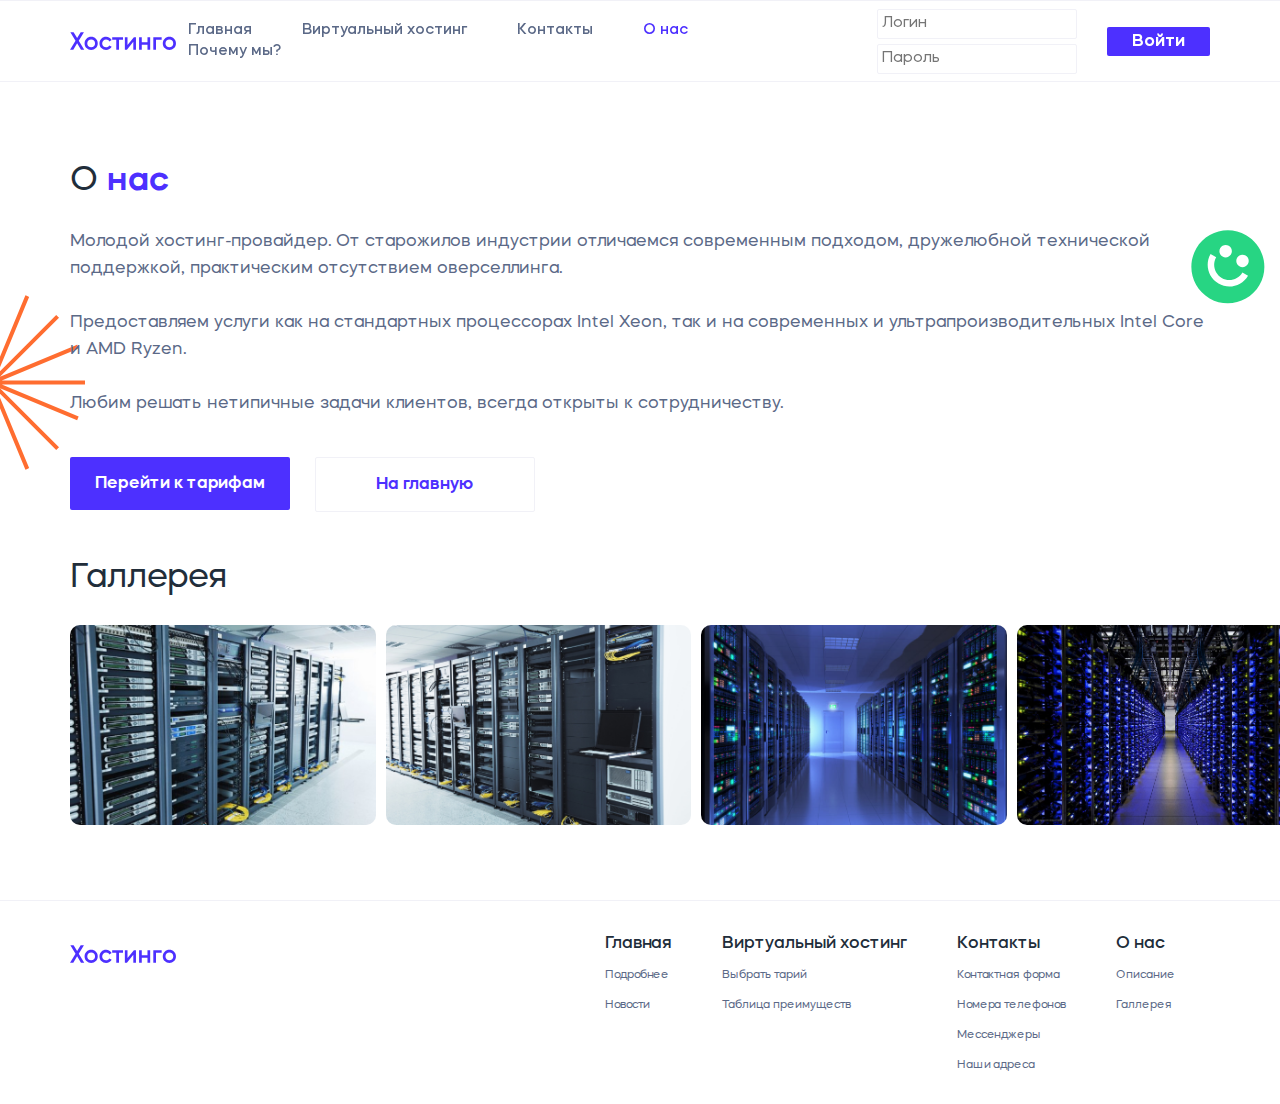
<file: about.html>
<!DOCTYPE html>
<html lang="ru">
  <head>
    <meta charset="UTF-8" />
    <meta http-equiv="X-UA-Compatible" content="IE=edge" />
    <meta name="viewport" content="width=device-width, initial-scale=1.0" />
    <title>Хостинго – О нас</title>
    <link rel="stylesheet" href="assets/css/reset.css" />
    <link rel="stylesheet" href="assets/css/bootstrap-grid.min.css" />
    <link rel="stylesheet" href="assets/css/style.css" />
    <link rel="icon" type="image/ico" href="./favicon.svg" />
  </head>
  <body>
    <header>
      <div class="header-bottom d-flex align-items-center">
        <div
          class="container d-flex justify-content-between align-items-center"
        >
          <a href="./index.html">
            <img class="logo" src="./assets/images/logo.svg" alt="ХОСТИНГО" />
          </a>
          <div class="menu-burger__header d-block d-lg-none">
            <span></span>
          </div>
          <nav class="header-nav navbar">
            <ul class="header-list flex-wrap">
              <li class="header-item">
                <a href="./index.html" class="header-link">Главная</a>
              </li>
              <li class="header-item">
                <a href="./v-hosting.html" class="header-link"
                  >Виртуальный хостинг</a
                >
              </li>
              <li class="header-item">
                <a href="./contacts.html" class="header-link">Контакты</a>
              </li>
              <li class="header-item">
                <a href="#" class="header-link blue">О нас</a>
              </li>
              <li class="header-item">
                <a href="./blog.html" class="header-link">Почему мы?</a>
              </li>
            </ul>
          </nav>
          <form action="" class="login-form">
            <div>
              <input
                type="login"
                name="login"
                id="log"
                placeholder="Логин"
                required
              />
              <input
                type="password"
                name="password"
                id="pass"
                placeholder="Пароль"
                required
              />
            </div>
            <input type="submit" value="Войти" />
          </form>
        </div>
      </div>
    </header>
    <section class="container">
      <div class="row">
        <div class="about d-flex align-items-center flex-column">
          <div class="col-12">
            <div class="about-start-text">
              <h1>О&nbsp;<span class="blue-bold">нас</span></h1>
              <p>
                Молодой хостинг-провайдер. От старожилов индустрии отличаемся
                современным подходом, дружелюбной технической поддержкой,
                практическим отсутствием оверселлинга.
                <br />
                <br />
                Предоставляем услуги как на стандартных процессорах Intel Xeon,
                так и на современных и ультрапроизводительных Intel Core и AMD
                Ryzen.
                <br />
                <br />
                Любим решать нетипичные задачи клиентов, всегда открыты к
                сотрудничеству.
              </p>
            </div>
            <div class="about-start-buttons">
              <a href="./v-hosting.html">
                <button class="about-button">Перейти к тарифам</button>
              </a>
              <a href="./index.html">
                <button class="about-button about-button-2">На главную</button>
              </a>
            </div>
          </div>
          <div class="col-12 mt-5">
            <div class="about-start-text">
              <h1>Галлерея</h1>
              <div class="d-flex justify-content-between">
                <div class="galery-image">
                  <a href="./assets/images/slider/slide-1.png" target="_blank">
                    <img src="./assets/images/slider/slide-1.png" alt="" />
                  </a>
                </div>
                <div class="galery-image">
                  <a href="./assets/images/slider/slide-2.png" target="_blank">
                    <img src="./assets/images/slider/slide-2.png" alt="" />
                  </a>
                </div>
                <div class="galery-image">
                  <a href="./assets/images/slider/slide-3.png" target="_blank">
                    <img src="./assets/images/slider/slide-3.png" alt="" />
                  </a>
                </div>
                <div class="galery-image">
                  <a href="./assets/images/slider/slide-3.png" target="_blank">
                    <img src="./assets/images/slider/slide-4.png" alt="" />
                  </a>
                </div>
              </div>
            </div>
          </div>
        </div>
      </div>
    </section>
    <footer>
      <div class="footer-midle d-flex">
        <div class="container">
          <div class="footer-midle-content">
            <div class="footer-midle-start">
              <a href="./index.html">
                <img
                  class="logo"
                  src="./assets/images/logo.svg"
                  alt="ХОСТИНГО"
                />
              </a>
            </div>
            <div class="footer-midle-second">
              <nav class="footer-nav">
                <div class="footer-nav-main">
                  <a href="./index.html"><h3>Главная</h3></a>
                  <ul class="nav-main-list">
                    <li>
                      <a href="./index.html#">Подробнее</a>
                    </li>
                    <li>
                      <a href="./index.html#news">Новости</a>
                    </li>
                  </ul>
                </div>
                <div class="footer-nav-services">
                  <a href="./v-hosting.html"><h3>Виртуальный хостинг</h3></a>
                  <ul class="nav-services-list">
                    <li>
                      <a href="./v-hosting.html#vibor">Выбрать тарий</a>
                    </li>
                    <li>
                      <a href="./v-hosting.html#table">Таблица преимуществ</a>
                    </li>
                  </ul>
                </div>
                <div class="footer-nav-contacts">
                  <a href="./contacts.html"><h3>Контакты</h3></a>
                  <ul class="nav-contacts-list">
                    <li>
                      <a href="./contacts.html#contact-form"
                        >Контактная форма</a
                      >
                    </li>
                    <li>
                      <a href="./contacts.html#contact-form"
                        >Номера телефонов</a
                      >
                    </li>
                    <li>
                      <a href="./contacts.html#contact-form">Мессенджеры</a>
                    </li>
                    <li>
                      <a href="./contacts.html#contact-form">Наши адреса</a>
                    </li>
                  </ul>
                </div>
                <div class="footer-nav-about">
                  <a href="./about.html"><h3>О нас</h3></a>
                  <ul class="nav-about-list">
                    <li>
                      <a href="./about.html">Описание</a>
                    </li>
                    <li>
                      <a href="./about.html">Галлерея</a>
                    </li>
                  </ul>
                </div>
              </nav>
            </div>
          </div>
        </div>
      </div>
    </footer>
  </body>
</html>
</file>
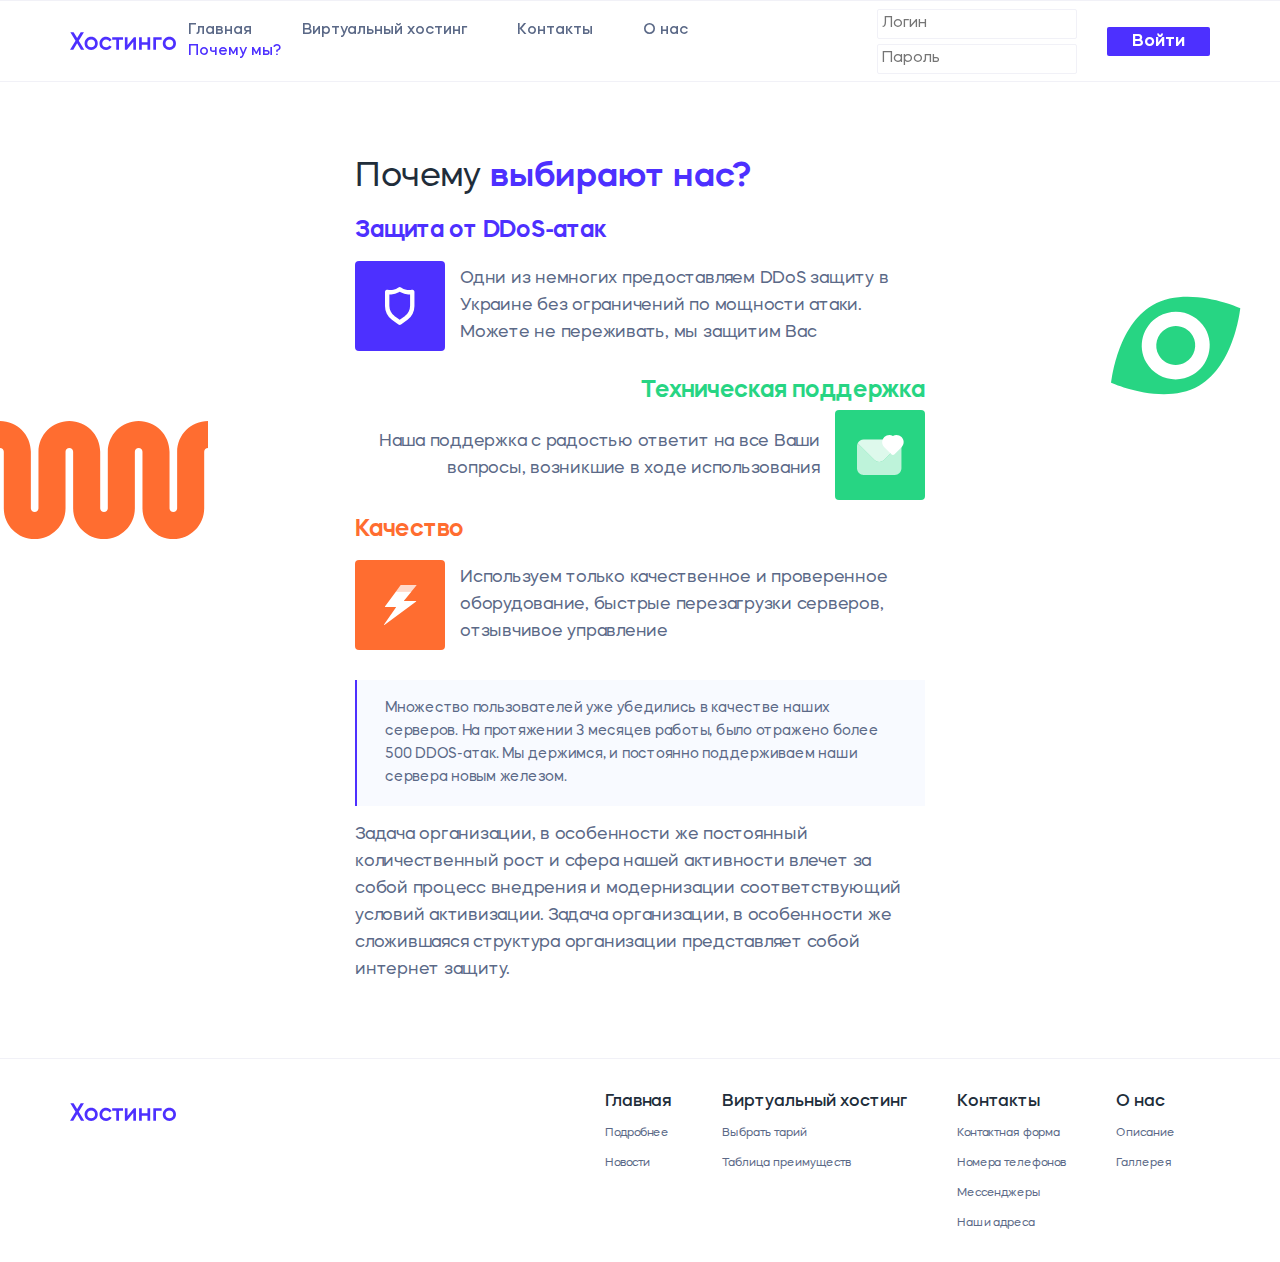
<file: blog.html>
<!DOCTYPE html>
<html lang="ru">
  <head>
    <meta charset="UTF-8" />
    <meta http-equiv="X-UA-Compatible" content="IE=edge" />
    <meta name="viewport" content="width=device-width, initial-scale=1.0" />
    <title>Хостинго – Почему мы?</title>
    <link rel="stylesheet" href="assets/css/reset.css" />
    <link rel="stylesheet" href="assets/css/bootstrap-grid.min.css" />
    <link rel="stylesheet" href="assets/css/style.css" />
    <link rel="icon" type="image/ico" href="./favicon.svg" />
  </head>
  <body>
    <header>
      <div class="header-bottom d-flex align-items-center">
        <div
          class="container d-flex justify-content-between align-items-center"
        >
          <a href="./index.html">
            <img class="logo" src="./assets/images/logo.svg" alt="ХОСТИНГО" />
          </a>
          <div class="menu-burger__header d-block d-lg-none">
            <span></span>
          </div>
          <nav class="header-nav navbar">
            <ul class="header-list flex-wrap">
              <li class="header-item">
                <a href="./index.html" class="header-link">Главная</a>
              </li>
              <li class="header-item">
                <a href="./v-hosting.html" class="header-link"
                  >Виртуальный хостинг</a
                >
              </li>
              <li class="header-item">
                <a href="./contacts.html" class="header-link">Контакты</a>
              </li>
              <li class="header-item">
                <a href="./about.html" class="header-link">О нас</a>
              </li>
              <li class="header-item">
                <a href="./blog.html" class="header-link blue">Почему мы?</a>
              </li>
            </ul>
          </nav>
          <form action="" class="login-form">
            <div>
              <input
                type="login"
                name="login"
                id="log"
                placeholder="Логин"
                required
              />
              <input
                type="password"
                name="password"
                id="pass"
                placeholder="Пароль"
                required
              />
            </div>
            <input type="submit" value="Войти" />
          </form>
        </div>
      </div>
    </header>
    <section class="container">
      <div class="row">
        <div class="annotation">
          <div class="annotation-text">
            <h2>Почему <span class="blue-bold">выбирают нас?</span></h2>
            <div class="ann d-flex flex-column">
              <h3>Защита от DDoS-атак</h3>
              <div class="d-flex align-items-center mb-3">
                <img width="100" src="./assets/images/ddos.svg" alt="SHIELD" />
                <p class="m-3">
                  Одни из немногих предоставляем DDoS защиту в Украине без
                  ограничений по мощности атаки. Можете не переживать, мы
                  защитим Вас
                </p>
              </div>
            </div>
            <div class="ann d-flex flex-column" style="text-align: right">
              <h3 style="color: #27d583">Техническая поддержка</h3>
              <div class="d-flex align-items-center flex-row-reverse mb-3">
                <img width="100" src="./assets/images/mail.svg" alt="MAIL" />
                <p class="m-3">
                  Наша поддержка с радостью ответит на все Ваши вопросы,
                  возникшие в ходе использования
                </p>
              </div>
            </div>
            <div class="ann d-flex flex-column">
              <h3 style="color: #ff6d30">Качество</h3>
              <div class="d-flex align-items-center mb-3">
                <img
                  width="100"
                  src="./assets/images/quality.svg"
                  alt="FLASH"
                />
                <p class="m-3">
                  Используем только качественное и проверенное оборудование,
                  быстрые перезагрузки серверов, отзывчивое управление
                </p>
              </div>
            </div>
            <blockquote>
              Множество пользователей уже убедились в качестве наших серверов.
              На протяжении 3 месяцев работы, было отражено более 500 DDOS-атак.
              Мы держимся, и постоянно поддерживаем наши сервера новым железом.
            </blockquote>
            <br />
            <p>
              Задача организации, в особенности же постоянный количественный
              рост и сфера нашей активности влечет за собой процесс внедрения и
              модернизации соответствующий условий активизации. Задача
              организации, в особенности же сложившаяся структура организации
              представляет собой интернет защиту.
            </p>
          </div>
        </div>
      </div>
    </section>
    <footer>
      <div class="footer-midle d-flex">
        <div class="container">
          <div class="footer-midle-content">
            <div class="footer-midle-start">
              <a href="./index.html">
                <img
                  class="logo"
                  src="./assets/images/logo.svg"
                  alt="ХОСТИНГО"
                />
              </a>
            </div>
            <div class="footer-midle-second">
              <nav class="footer-nav">
                <div class="footer-nav-main">
                  <a href="./index.html"><h3>Главная</h3></a>
                  <ul class="nav-main-list">
                    <li>
                      <a href="./index.html#">Подробнее</a>
                    </li>
                    <li>
                      <a href="./index.html#news">Новости</a>
                    </li>
                  </ul>
                </div>
                <div class="footer-nav-services">
                  <a href="./v-hosting.html"><h3>Виртуальный хостинг</h3></a>
                  <ul class="nav-services-list">
                    <li>
                      <a href="./v-hosting.html#vibor">Выбрать тарий</a>
                    </li>
                    <li>
                      <a href="./v-hosting.html#table">Таблица преимуществ</a>
                    </li>
                  </ul>
                </div>
                <div class="footer-nav-contacts">
                  <a href="./contacts.html"><h3>Контакты</h3></a>
                  <ul class="nav-contacts-list">
                    <li>
                      <a href="./contacts.html#contact-form"
                        >Контактная форма</a
                      >
                    </li>
                    <li>
                      <a href="./contacts.html#contact-form"
                        >Номера телефонов</a
                      >
                    </li>
                    <li>
                      <a href="./contacts.html#contact-form">Мессенджеры</a>
                    </li>
                    <li>
                      <a href="./contacts.html#contact-form">Наши адреса</a>
                    </li>
                  </ul>
                </div>
                <div class="footer-nav-about">
                  <a href="./about.html"><h3>О нас</h3></a>
                  <ul class="nav-about-list">
                    <li>
                      <a href="./about.html">Описание</a>
                    </li>
                    <li>
                      <a href="./about.html">Галлерея</a>
                    </li>
                  </ul>
                </div>
              </nav>
            </div>
          </div>
        </div>
      </div>
    </footer>
  </body>
</html>
</file>
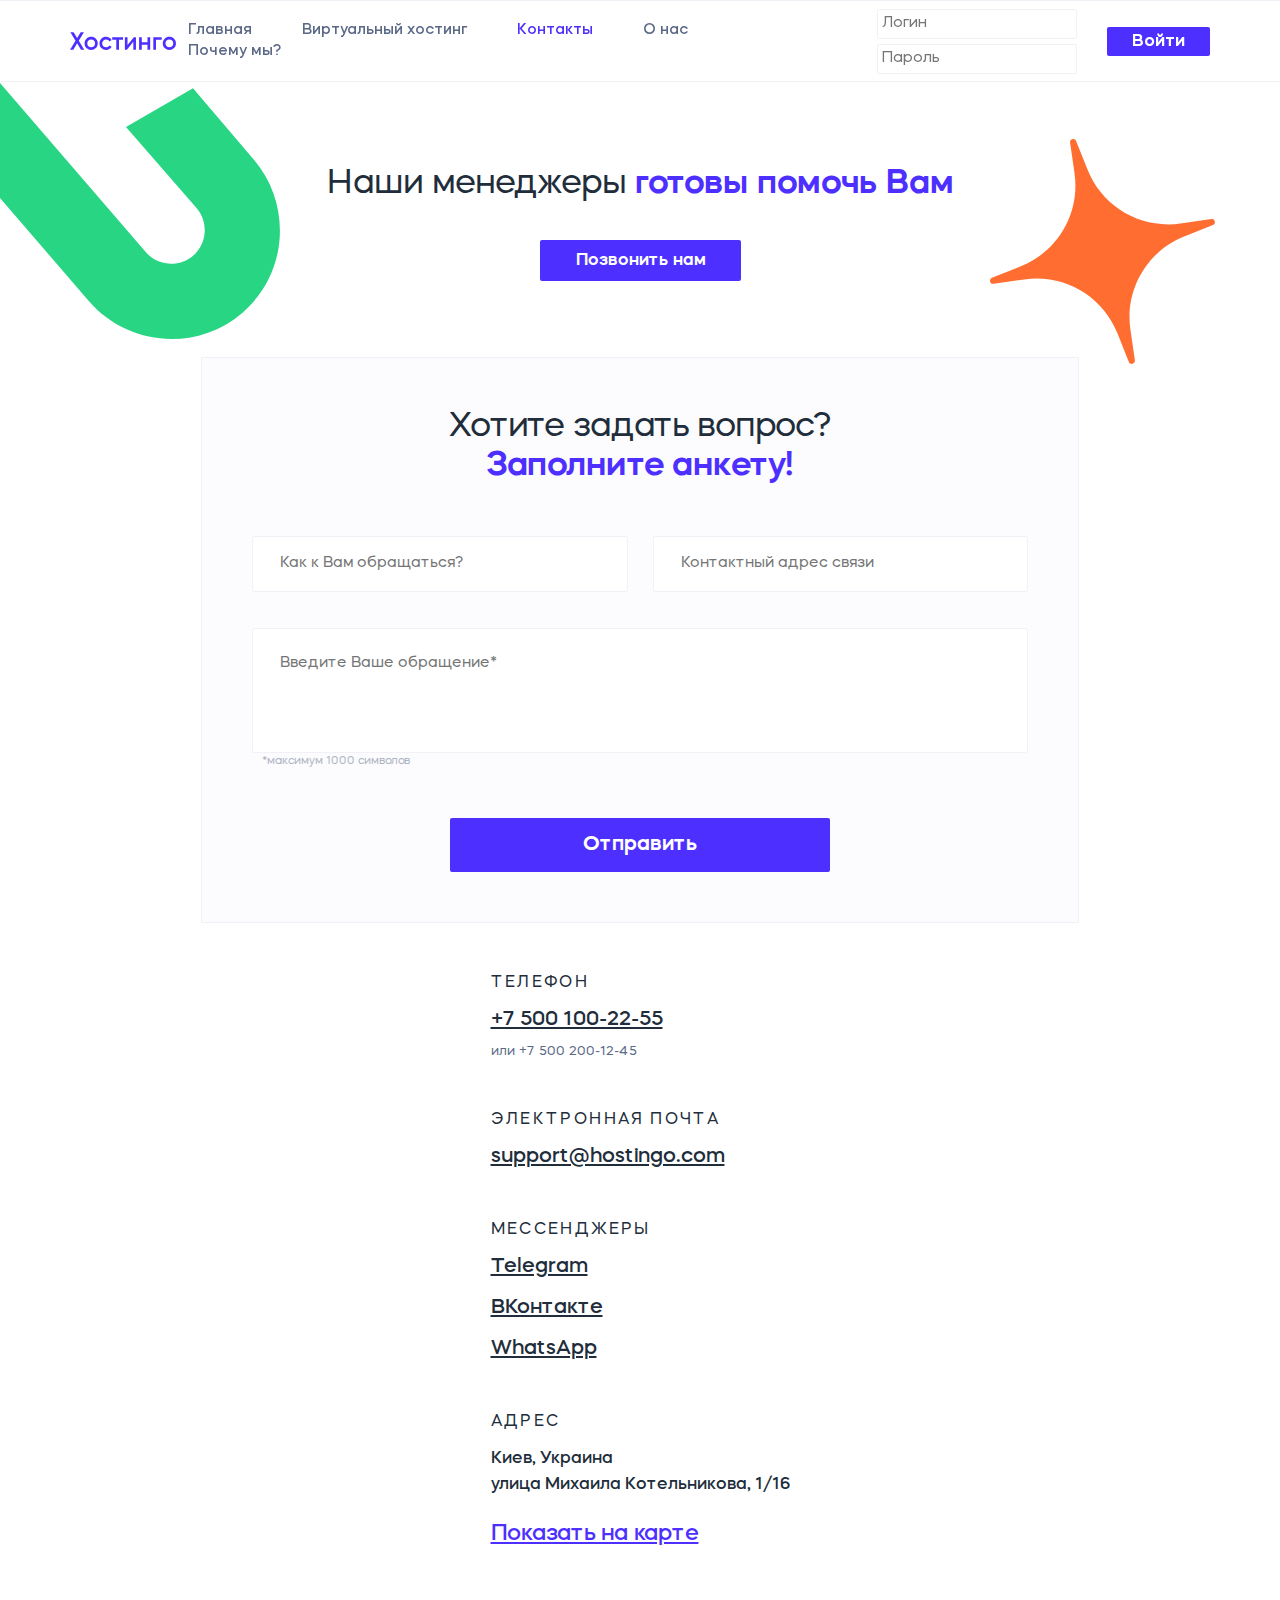
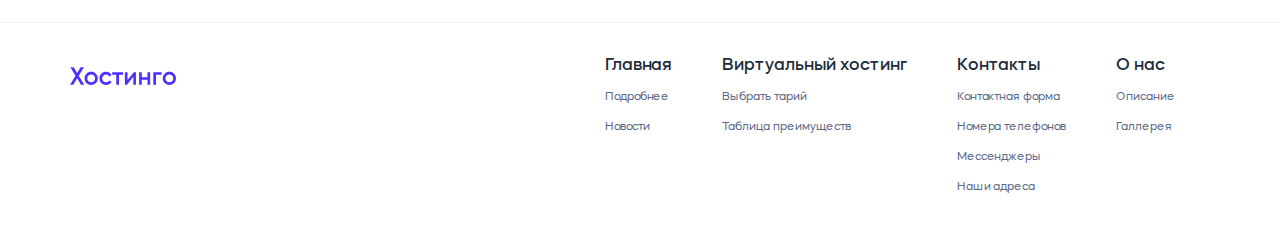
<file: contacts.html>
<!DOCTYPE html>
<html lang="ru">
  <head>
    <meta charset="UTF-8" />
    <meta http-equiv="X-UA-Compatible" content="IE=edge" />
    <meta name="viewport" content="width=device-width, initial-scale=1.0" />
    <title>Хостинго – Наши контакты</title>
    <link rel="stylesheet" href="assets/css/reset.css" />
    <link rel="stylesheet" href="assets/css/bootstrap-grid.min.css" />
    <link rel="stylesheet" href="assets/css/style.css" />
    <link rel="icon" type="image/ico" href="./favicon.svg" />
  </head>
  <body>
    <header>
      <div class="header-bottom d-flex align-items-center">
        <div
          class="container d-flex justify-content-between align-items-center"
        >
          <a href="./index.html">
            <img class="logo" src="./assets/images/logo.svg" alt="ХОСТИНГО" />
          </a>
          <div class="menu-burger__header d-block d-lg-none">
            <span></span>
          </div>
          <nav class="header-nav navbar">
            <ul class="header-list flex-wrap">
              <li class="header-item">
                <a href="./index.html" class="header-link">Главная</a>
              </li>
              <li class="header-item">
                <a href="./v-hosting.html" class="header-link"
                  >Виртуальный хостинг</a
                >
              </li>
              <li class="header-item">
                <a href="#" class="header-link blue">Контакты</a>
              </li>
              <li class="header-item">
                <a href="./about.html" class="header-link">О нас</a>
              </li>
              <li class="header-item">
                <a href="./blog.html" class="header-link">Почему мы?</a>
              </li>
            </ul>
          </nav>
          <form action="" class="login-form">
            <div>
              <input
                type="login"
                name="login"
                id="log"
                placeholder="Логин"
                required
              />
              <input
                type="password"
                name="password"
                id="pass"
                placeholder="Пароль"
                required
              />
            </div>
            <input type="submit" value="Войти" />
          </form>
        </div>
      </div>
    </header>
    <section class="container">
      <div class="row">
        <div class="call-us">
          <h1>
            Наши менеджеры
            <span class="blue-bold">готовы&nbsp;помочь&nbsp;Вам</span>
          </h1>
          <a href="tel:+75001002255" class="call-us-button">Позвонить нам</a>
        </div>
        <div
          class="contacts-form d-flex justify-content-between align-items-center"
        >
          <div class="contacts-form-start">
            <div class="contacts-form-1">
              <p>ТЕЛЕФОН</p>
              <a href="tel:+75001002255">+7 500 100-22-55</a>
              <a href="tel:+75002001245">или +7 500 200-12-45</a>
            </div>
            <div class="contacts-form-2">
              <p>ЭЛЕКТРОННАЯ ПОЧТА</p>
              <a href="mailto:support@hostiko.com">support@hostingo.com</a>
            </div>
            <div class="contacts-form-3">
              <p>МЕССЕНДЖЕРЫ</p>
              <a href="https://t.me/">Telegram</a>
              <a href="https://vk.com/">ВКонтакте</a>
              <a href="https://WhatsApp.com/">WhatsApp</a>
            </div>
            <div class="adres-1">
              <p>АДРЕС</p>
              <a href="https://goo.gl/maps/yBQhtah5aT38z5529" target="_blank"
                >Киев, Украина<br />
                улица Михаила Котельникова, 1/16</a
              >
              <a href="https://goo.gl/maps/yBQhtah5aT38z5529" target="_blank"
                >Показать на карте</a
              >
            </div>
          </div>
          <div class="contacts-form-end">
            <form class="form">
              <h1>
                Хотите задать вопрос?<br /><span class="blue-bold"
                  >Заполните анкету!</span
                >
              </h1>
              <div class="form-text-1">
                <div class="name">
                  <input
                    type="name"
                    name="ask"
                    required
                    placeholder="Как к Вам обращаться?"
                    pattern="^[А-Яа-яЁё\s]+$"
                    minlength="5"
                    maxlength="20"
                  />
                  <span class="form__error">Проверьте этот пункт</span>
                </div>
                <div class="mail">
                  <input
                    onkeyup="this.setAttribute('value', this.value);"
                    placeholder="Контактный адрес связи"
                    required
                    minlength="5"
                    maxlength="20"
                  />
                  <span class="form__error">Проверьте этот пункт</span>
                </div>
              </div>
              <div class="form-text-2">
                <div class="message">
                  <textarea
                    name="ask"
                    required
                    id="message-area"
                    placeholder="Введите Ваше обращение*"
                    minlength="20"
                    maxlength="1000"
                  ></textarea>
                  <span>*максимум 1000 символов</span>
                </div>
              </div>
              <div class="form-buttons">
                <input
                  style="width: 380px"
                  class="form-submit-button"
                  type="submit"
                  value="Отправить"
                />
              </div>
            </form>
          </div>
        </div>
      </div>
    </section>
    <footer>
      <div class="footer-midle d-flex">
        <div class="container">
          <div class="footer-midle-content">
            <div class="footer-midle-start">
              <a href="./index.html">
                <img
                  class="logo"
                  src="./assets/images/logo.svg"
                  alt="ХОСТИНГО"
                />
              </a>
            </div>
            <div class="footer-midle-second">
              <nav class="footer-nav">
                <div class="footer-nav-main">
                  <a href="./index.html"><h3>Главная</h3></a>
                  <ul class="nav-main-list">
                    <li>
                      <a href="./index.html#">Подробнее</a>
                    </li>
                    <li>
                      <a href="./index.html#news">Новости</a>
                    </li>
                  </ul>
                </div>
                <div class="footer-nav-services">
                  <a href="./v-hosting.html"><h3>Виртуальный хостинг</h3></a>
                  <ul class="nav-services-list">
                    <li>
                      <a href="./v-hosting.html#vibor">Выбрать тарий</a>
                    </li>
                    <li>
                      <a href="./v-hosting.html#table">Таблица преимуществ</a>
                    </li>
                  </ul>
                </div>
                <div class="footer-nav-contacts">
                  <a href="./contacts.html"><h3>Контакты</h3></a>
                  <ul class="nav-contacts-list">
                    <li>
                      <a href="./contacts.html#contact-form"
                        >Контактная форма</a
                      >
                    </li>
                    <li>
                      <a href="./contacts.html#contact-form"
                        >Номера телефонов</a
                      >
                    </li>
                    <li>
                      <a href="./contacts.html#contact-form">Мессенджеры</a>
                    </li>
                    <li>
                      <a href="./contacts.html#contact-form">Наши адреса</a>
                    </li>
                  </ul>
                </div>
                <div class="footer-nav-about">
                  <a href="./about.html"><h3>О нас</h3></a>
                  <ul class="nav-about-list">
                    <li>
                      <a href="./about.html">Описание</a>
                    </li>
                    <li>
                      <a href="./about.html">Галлерея</a>
                    </li>
                  </ul>
                </div>
              </nav>
            </div>
          </div>
        </div>
      </div>
    </footer>
  </body>
</html>
</file>
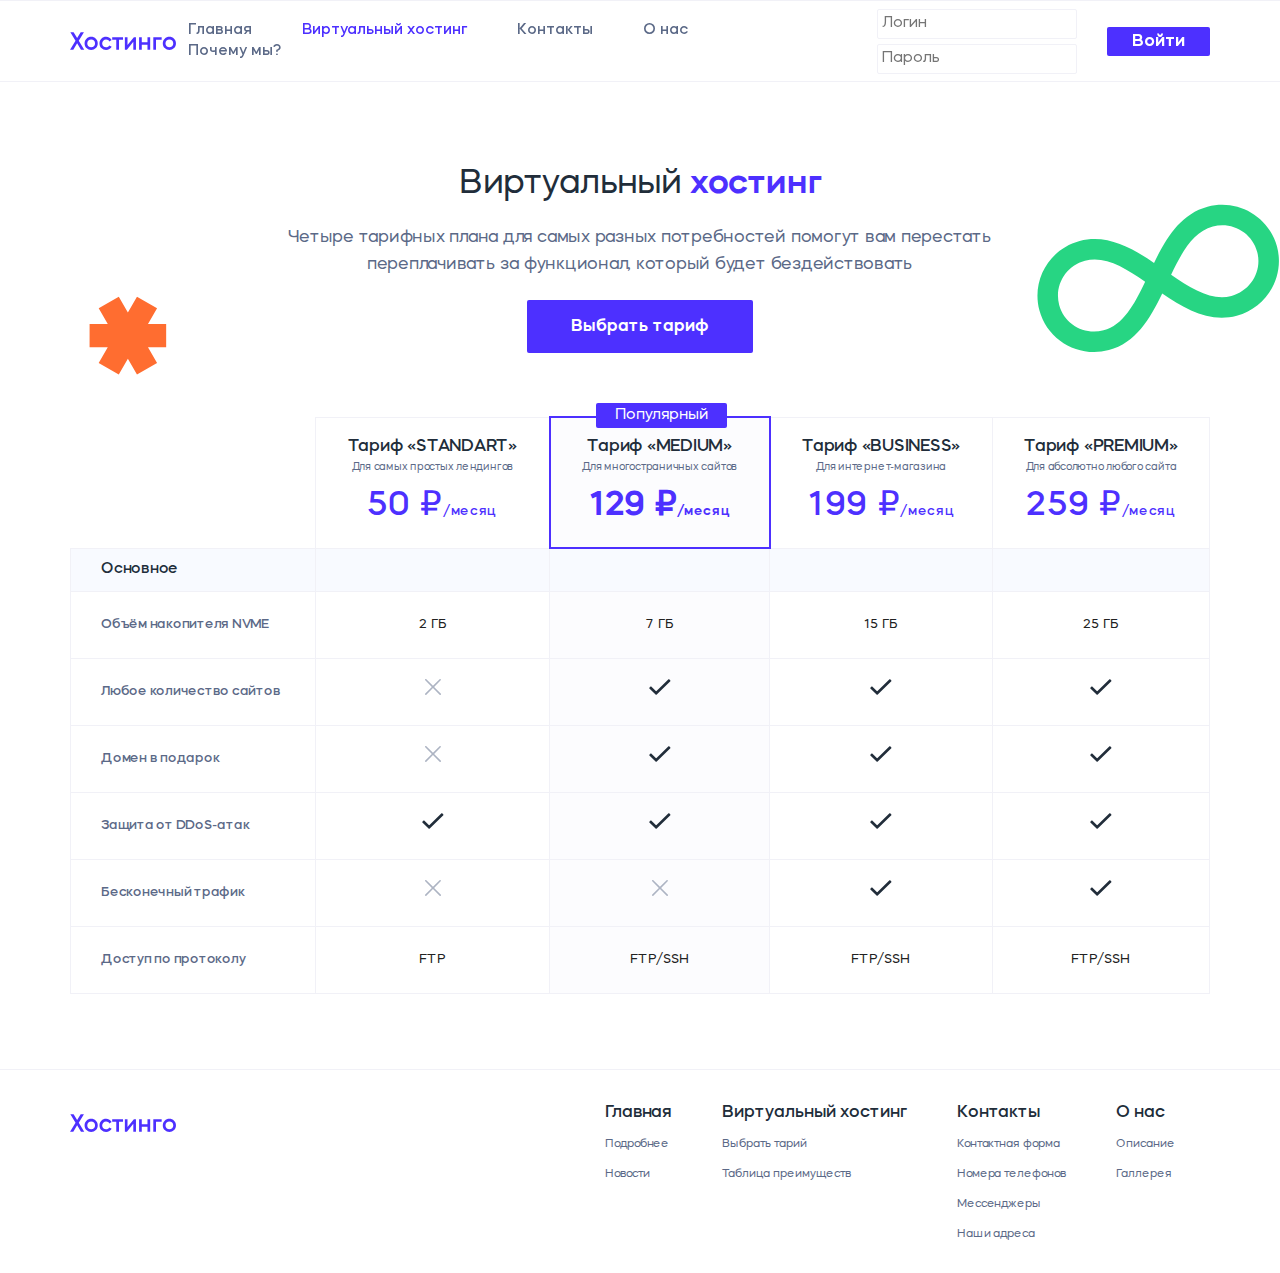
<file: v-hosting.html>
<!DOCTYPE html>
<html lang="ru">
  <head>
    <meta charset="UTF-8" />
    <meta http-equiv="X-UA-Compatible" content="IE=edge" />
    <meta name="viewport" content="width=device-width, initial-scale=1.0" />
    <title>Хостинго – Виртуальный хостинг</title>
    <link rel="stylesheet" href="assets/css/reset.css" />
    <link rel="stylesheet" href="assets/css/bootstrap-grid.min.css" />
    <link rel="stylesheet" href="assets/css/style.css" />
    <link rel="icon" type="image/ico" href="./favicon.svg" />
  </head>
  <body>
    <header>
      <div class="header-bottom d-flex align-items-center">
        <div
          class="container d-flex justify-content-between align-items-center"
        >
          <a href="./index.html">
            <img class="logo" src="./assets/images/logo.svg" alt="ХОСТИНГО" />
          </a>
          <div class="menu-burger__header d-block d-lg-none">
            <span></span>
          </div>
          <nav class="header-nav navbar">
            <ul class="header-list flex-wrap">
              <li class="header-item">
                <a href="./index.html" class="header-link">Главная</a>
              </li>
              <li class="header-item">
                <a href="./v-hosting.html" class="header-link blue"
                  >Виртуальный хостинг</a
                >
              </li>
              <li class="header-item">
                <a href="./contacts.html" class="header-link">Контакты</a>
              </li>
              <li class="header-item">
                <a href="./about.html" class="header-link">О нас</a>
              </li>
              <li class="header-item">
                <a href="./blog.html" class="header-link">Почему мы?</a>
              </li>
            </ul>
          </nav>
          <form action="" class="login-form">
            <div>
              <input
                type="login"
                name="login"
                id="log"
                placeholder="Логин"
                required
              />
              <input
                type="password"
                name="password"
                id="pass"
                placeholder="Пароль"
                required
              />
            </div>
            <input type="submit" value="Войти" />
          </form>
        </div>
      </div>
    </header>
    <section class="container">
      <div class="row">
        <div class="v-hosting" id="vibor">
          <h1>Виртуальный <span class="blue-bold">хостинг</span></h1>
          <h2>
            Четыре тарифных плана для самых разных потребностей помогут вам
            перестать<br />
            переплачивать за функционал, который будет бездействовать
          </h2>
          <a href="#price">
            <button class="v-hosting-button">Выбрать тариф</button>
          </a>
        </div>
        <div id="price" class="pricing-list d-none d-lg-flex">
          <table id="table">
            <tr class="tr-head">
              <td style="border: none; padding: 0"></td>
              <td>
                <div class="price-standart">
                  <h3>Тариф&nbsp;«STANDART»</h3>
                  <h4>Для самых простых лендингов</h4>
                  <h5>50 ₽<span>/месяц</span></h5>
                </div>
              </td>
              <td class="price-popular">
                <div class="td-head">Популярный</div>
                <div class="price-standart">
                  <h3>Тариф «MEDIUM»</h3>
                  <h4>Для многостраничных сайтов</h4>
                  <h5>129 ₽<span>/месяц</span></h5>
                </div>
              </td>
              <td>
                <div class="price-standart">
                  <h3>Тариф «BUSINESS»</h3>
                  <h4>Для интернет-магазина</h4>
                  <h5>199 ₽<span>/месяц</span></h5>
                </div>
              </td>
              <td>
                <div class="price-standart">
                  <h3>Тариф «PREMIUM»</h3>
                  <h4>Для абсолютно любого сайта</h4>
                  <h5>259 ₽<span>/месяц</span></h5>
                </div>
              </td>
            </tr>
            <tr class="tr-backgrounded">
              <td><p>Основное</p></td>
              <td></td>
              <td></td>
              <td></td>
              <td></td>
            </tr>
            <tr class="tr-services">
              <td><p>Объём накопителя NVME</p></td>
              <td><span>2 ГБ</span></td>
              <td><span>7 ГБ</span></td>
              <td><span>15 ГБ</span></td>
              <td><span>25 ГБ</span></td>
            </tr>
            <tr class="tr-services">
              <td><p>Любое количество сайтов</p></td>
              <td><img src="./assets/images/table/x.svg" /></td>
              <td>
                <img src="./assets/images/table/check.svg" />
              </td>
              <td><img src="./assets/images/table/check.svg" /></td>
              <td><img src="./assets/images/table/check.svg" /></td>
            </tr>
            <tr class="tr-services">
              <td><p>Домен в подарок</p></td>
              <td><img src="./assets/images/table/x.svg" /></td>
              <td>
                <img src="./assets/images/table/check.svg" />
              </td>
              <td><img src="./assets/images/table/check.svg" /></td>
              <td><img src="./assets/images/table/check.svg" /></td>
            </tr>
            <tr class="tr-services">
              <td><p>Защита от DDoS-атак</p></td>
              <td><img src="./assets/images/table/check.svg" /></td>
              <td>
                <img src="./assets/images/table/check.svg" />
              </td>
              <td><img src="./assets/images/table/check.svg" /></td>
              <td><img src="./assets/images/table/check.svg" /></td>
            </tr>
            <tr class="tr-services">
              <td><p>Бесконечный трафик</p></td>
              <td><img src="./assets/images/table/x.svg" /></td>
              <td>
                <img src="./assets/images/table/x.svg" />
              </td>
              <td><img src="./assets/images/table/check.svg" /></td>
              <td><img src="./assets/images/table/check.svg" /></td>
            </tr>
            <tr class="tr-services">
              <td><p>Доступ по протоколу</p></td>
              <td><span>FTP</span></td>
              <td><span>FTP/SSH</span></td>
              <td><span>FTP/SSH</span></td>
              <td><span>FTP/SSH</span></td>
            </tr>
          </table>
        </div>
      </div>
    </section>
    <footer>
      <div class="footer-midle d-flex">
        <div class="container">
          <div class="footer-midle-content">
            <div class="footer-midle-start">
              <a href="./index.html">
                <img
                  class="logo"
                  src="./assets/images/logo.svg"
                  alt="ХОСТИНГО"
                />
              </a>
            </div>
            <div class="footer-midle-second">
              <nav class="footer-nav">
                <div class="footer-nav-main">
                  <a href="./index.html"><h3>Главная</h3></a>
                  <ul class="nav-main-list">
                    <li>
                      <a href="./index.html#">Подробнее</a>
                    </li>
                    <li>
                      <a href="./index.html#news">Новости</a>
                    </li>
                  </ul>
                </div>
                <div class="footer-nav-services">
                  <a href="./v-hosting.html"><h3>Виртуальный хостинг</h3></a>
                  <ul class="nav-services-list">
                    <li>
                      <a href="./v-hosting.html#vibor">Выбрать тарий</a>
                    </li>
                    <li>
                      <a href="./v-hosting.html#table">Таблица преимуществ</a>
                    </li>
                  </ul>
                </div>
                <div class="footer-nav-contacts">
                  <a href="./contacts.html"><h3>Контакты</h3></a>
                  <ul class="nav-contacts-list">
                    <li>
                      <a href="./contacts.html#contact-form"
                        >Контактная форма</a
                      >
                    </li>
                    <li>
                      <a href="./contacts.html#contact-form"
                        >Номера телефонов</a
                      >
                    </li>
                    <li>
                      <a href="./contacts.html#contact-form">Мессенджеры</a>
                    </li>
                    <li>
                      <a href="./contacts.html#contact-form">Наши адреса</a>
                    </li>
                  </ul>
                </div>
                <div class="footer-nav-about">
                  <a href="./about.html"><h3>О нас</h3></a>
                  <ul class="nav-about-list">
                    <li>
                      <a href="./about.html">Описание</a>
                    </li>
                    <li>
                      <a href="./about.html">Галлерея</a>
                    </li>
                  </ul>
                </div>
              </nav>
            </div>
          </div>
        </div>
      </div>
    </footer>
  </body>
</html>
</file>
<file: assets/css/style.css>
@font-face {
  font-family: "Mazzard";
  src: local("Mazzard H Regular"), local("Mazzard-H-Regular"),
    url("../fonts/MazzardH-Regular.woff2") format("woff2"),
    url("../fonts/MazzardH-Regular.woff") format("woff"),
    url("../fonts/MazzardH-Regular.ttf") format("truetype");
  font-weight: 400;
  font-style: normal;
}

@font-face {
  font-family: "Mazzard";
  src: local("Mazzard H Medium"), local("Mazzard-H-Medium"),
    url("../fonts/MazzardH-Medium.woff2") format("woff2"),
    url("../fonts/MazzardH-Medium.woff") format("woff"),
    url("../fonts/MazzardH-Medium.ttf") format("truetype");
  font-weight: 500;
  font-style: normal;
}

@font-face {
  font-family: "Mazzard";
  src: local("Mazzard H SemiBold"), local("Mazzard-H-SemiBold"),
    url("../fonts/MazzardH-SemiBold.woff2") format("woff2"),
    url("../fonts/MazzardH-SemiBold.woff") format("woff"),
    url("../fonts/MazzardH-SemiBold.ttf") format("truetype");
  font-weight: 600;
  font-style: normal;
}

:root {
  --border: #f1f1f7;
}

svg {
  vertical-align: middle;
}

body {
  width: 100%;
}

a:focus {
  outline: none;
}

header {
  z-index: 99;
  position: fixed;
  width: 100%;
  background: rgba(255, 255, 255, 0.98);
  /* box-shadow: 0px 64px 64px -12px rgba(33, 45, 58, 0.03),
    0px 14px 14px rgba(33, 45, 58, 0.01),
    0px 32px 48px -12px rgba(33, 45, 58, 0.01); */
  backdrop-filter: blur(4px);
}

img {
  pointer-events: none;
}

::selection {
  background: rgb(110, 88, 255);
  color: white;
}

html {
  max-width: 100%;
  font-family: "Mazzard", sans-serif;
  background: #ffffff;
  font-size: 16px;
}

.login-form {
  display: flex;
  align-items: center;
}

.login-form input[type="login"] {
  margin-bottom: 5px;
}

.login-form input[type="login"],
.login-form input[type="password"] {
  font-family: inherit;
  font-size: 1rem;
  line-height: 15px;
  display: flex;
  align-items: center;
  color: #333438;
  padding: 0px 4px 0px 4px;
  width: 200px;
  height: 30px;
  background: #ffffff;
  border: 1px solid var(--border);
  box-sizing: border-box;
  border-radius: 2px;
}

.login-form input[type="submit"] {
  color: #ffffff;
  background: #4d30ff;
  border: none;
  padding: 4px 25px 4px 25px;
  font-family: inherit;
  font-weight: 600;
  font-size: 1.125rem;
  line-height: 21px;
  border-radius: 2px;
  text-decoration: none;
  letter-spacing: -0.0024em;
  margin-left: 30px;
}

/* button {
  transition: color 0.2s ease-in-out;
} */
.header-top {
  height: 45px;
  border-top: 1px solid var(--border);
  /* border: 1px solid var(--border); */
}

.header-bottom {
  width: 100%;
  border-top: 1px solid var(--border);
  border-bottom: 1px solid var(--border);
  height: 80px;
}

.navbar {
  overflow: hidden;
}

.navbar a {
  float: left;
  font-size: 1rem;
  text-align: center;
  text-decoration: none;
}

.dropdown-content hr {
  width: 75%;
  border: none;
  border-top: 1px var(--border) solid;
  margin: auto;
}

.dropdown-content .blue {
  color: rgba(77, 48, 255, 1);
}

.dropdown-content a {
  font-weight: 500;
  font-size: 1.125rem;
  line-height: 55px;
  padding: 0px 32px;
  -webkit-transition: color 0.2s ease-out;
  transition: color 0.2s ease-out;
  display: flex;
  align-items: center;
}

.dropdown {
  float: left;
  overflow: hidden;
}

.dropdown .dropbtn {
  font-size: 1rem;
  border: none;
  outline: none;
  background-color: inherit;
  font-family: inherit;
  margin: 0;
}

.navbar a:hover,
.dropdown:hover .dropbtn {
  color: #4d30ff;
}

.dropdown-content {
  display: none;
  position: absolute;
  background: rgba(255, 255, 255, 0.99);
  min-width: 160px;
  border: 1px solid var(--border);
  box-shadow: 0px 25px 25px rgba(21, 14, 65, 0.05),
    0px 12px 12px rgba(21, 14, 65, 0.05), 0px 5px 5px rgba(21, 14, 65, 0.05);
  backdrop-filter: blur(16px);
  border-radius: 4px;
  z-index: 1;
  -webkit-transition: color 0.2s ease-out;
  transition: color 0.2s ease-out;
  padding: 8px 0;
}

@media (max-width: 991px) {
  .contacts-burger .dropdown .dropdown-content {
    bottom: 93px;
  }

  .dropdown-content a {
    padding: 0px 16px;
  }
}

.dropbtn {
  color: #5b6987;
  padding: 0;
}

.dropdown-content a {
  float: none;
  color: #212d3a;
  text-decoration: none;
  /* display: block; */
  text-align: left;
  backdrop-filter: blur(16px);
}

.dropdown-content a:hover {
  color: #4d30ff;
}

.dropdown-content a:hover::before {
  position: absolute;
  /* right: 99%; */
  left: 0px;
  content: url(../images/dropdown\ a.svg);
  /* display: inherit; */
}

.dropdown-content a:hover::before {
  /* align-items: center; */
  margin-top: 12px;
}

.dropdown-content--active {
  display: block;
}

.dropdown:hover .dropdown-content,
.dropdown:active .dropdown-content,
.dropdown:focus .dropdown-content {
  display: block;
}

.header-top-text {
  display: flex;
  text-decoration: none;
  font-weight: 500;
  font-size: 0.875rem;
  line-height: 14px;
  color: #5b6987;
}

.header-top-text::after {
  display: inherit;
  margin-left: 3px;
  content: url(../images/header-top-text-arrow.svg);
}

.contacts>*,
.contacts-burger>* {
  display: flex;
  align-items: center;
  /* margin-right: 35px; */
  padding-bottom: 4px;
}

.contacts>* {
  margin-right: 35px;
}

.contacts>*:last-child,
.contacts-burger>*:last-child {
  margin-right: 0;
}

.contacts-burger {
  padding-bottom: 17px;
  /* border-bottom: 1px solid var(--border); */
  justify-content: space-around;
}

.number>a,
.language span,
.currency span {
  font-weight: normal;
  font-size: 0.875rem;
  line-height: 15px;
  color: #adb4c3;
  /* letter-spacing: 0.083871px; */
}

.number>a:hover,
.language span:hover,
.currency span:hover {
  color: #cad2e4;
  -webkit-transition: color 0.2s ease-out;
  transition: color 0.2s ease-out;
}

.currency .dropdown-content {
  min-width: 140px;
}

@media (max-width: 991px) {
  .currency .dropdown-content {
    min-width: 90px;
  }

  .number>a,
  .language span,
  .currency span {
    display: flex;
    flex-direction: row;
  }

  .dropdown .dropbtn {
    display: flex;
  }
}

.language>span,
.currency>span {
  display: flex;
}

.contacts-burger .language img,
.contacts-burger .currency img,
.number>img {
  margin-right: 7px;
}

.header-list {
  display: flex;
}

.language span::after {
  display: inherit;
  margin-left: 3px;
  content: url(../images/header-top-services-arrow.svg);
}

.currency span::after {
  display: inherit;
  margin-left: 3px;
  content: url(../images/header-top-services-arrow.svg);
}

@media (max-width: 991px) {
  .header-nav {
    margin-top: 25px;
    display: block;
    position: absolute;
    top: 55px;
    left: 0;
    background:
      /*rgb(245, 246, 246);*/
      white;
    box-shadow: #ccc;
    width: 100%;
    border-top: 1px solid var(--border);
    height: 91vh;
    box-shadow: 0 4px 2px -2px rgba(36, 36, 36, 0.17);
    left: -100%;
    transition: all 0.4s ease;
  }

  .dropdown {
    float: inherit;
  }

  .navbar a {
    float: none;
    font-size: initial;
    text-align: none;
    text-decoration: none;
  }

  .menu-burger__header {
    position: relative;
    /* задаем относительное позиционирование */
    width: 40px;
    /* определяем размеры блока */
    height: 35px;
    display: block;
    margin-left: 10px;
  }

  .menu-burger__header span,
  .menu-burger__header:after,
  .menu-burger__header:before {
    border-radius: 100px;
    height: 3px;
    width: 100%;
    position: absolute;
    background: #4d30ff;
    margin: 0 auto;
    transform: rotate(0);
    bottom: 16px;
    transition: 0.4s;
  }

  .menu-burger__header:after {
    width: 80%;
  }

  .menu-burger__header:before {
    width: 70%;
  }

  .menu-burger__header span {
    top: 16px;
  }

  .menu-burger__header:after,
  .menu-burger__header:before {
    content: "";
  }

  .menu-burger__header:after {
    bottom: 5px;
  }

  .menu-burger__header:before {
    top: 5px;
  }

  .header-list {
    display: block;
    padding-right: var(--bs-gutter-x, 0.75rem);
    padding-left: var(--bs-gutter-x, 0.75rem);
  }

  .header-list li {
    margin: 30px 0px 35px 0px;
    font-size: 0.875rem;
  }

  .header-list li>a>* {
    justify-content: center;
  }

  .advantages-blocks {
    flex-direction: column;
  }

  .advantages-blocks>* {
    margin-bottom: 25px;
  }
}

.header-item:hover>.header-link {
  /* opacity: 40%; */
  color: rgba(77, 48, 255, 1);
}

.header-item:hover:first-child {
  opacity: 100%;
}

.header-item {
  -webkit-transition: color 0.2s ease-out;
  transition: color 0.2s ease-out;
  margin-right: 50px;
}

.header-item:nth-child(8) {
  margin-right: 0px;
}

.logo {
  height: 18px;
  padding: 12px 12px 12px 0;
}

.item-2::after {
  /* display: inherit; */
  margin-left: 8.5px;
  content: url(../images/header-bottom-nav-arrow.svg);
}

.header-link {
  font-style: normal;
  font-weight: 500;
  font-size: 1rem;
  line-height: 21px;
  letter-spacing: -0.0024em;
  color: #5b6987;
  text-decoration: none;
}

.blue {
  color: rgba(77, 48, 255, 1);
}

.blue-bold {
  color: rgba(77, 48, 255, 1);
  font-weight: 600;
}

.header-button:hover,
.call-us-button:hover,
.v-hosting-button:hover,
.pricing-list .price-popular button:hover,
.individual-help-content button:hover,
.vps-button button:hover,
.total-price-4 button:hover {
  background: #3a1aff;
  -webkit-transition: background 0.2s ease-out, color 0.2s ease-out;
  transition: background 0.2s ease-out, color 0.2s ease-out;
}

.header-button {
  font-style: normal;
  font-weight: 600;
  font-size: 1.125rem;
  line-height: 21px;
  color: #ffffff;
  background: #4d30ff;
  border-radius: 2px;
  padding: 13px 19px 11px 20px;
  text-decoration: none;
}

.main,
.call-us,
.annotation,
.about,
.v-hosting,
.vps,
.dedic,
.tarif-setting {
  margin-top: 160px;
  margin-bottom: 75px;
}

.main-text>h1 {
  font-style: normal;
  font-weight: normal;
  font-size: 3.3125rem;
  line-height: 69px;
}

@media (min-width: 1400px) {
  .main-text>h1 {
    font-style: normal;
    font-weight: normal;
    font-size: 3.625rem;
    line-height: 69px;
  }
}

.main-text>h3 {
  max-width: 595px;
  margin-top: 22px;
  font-style: normal;
  font-weight: normal;
  font-size: 1rem;
  line-height: 25px;
  color: #5b6987;
}

.main-buttons {
  margin-top: 52px;
  width: auto;
}

.main-buttons>*>a {
  font-style: normal;
  font-weight: 600;
  font-size: 1.125rem;
  line-height: 21px;
  border-radius: 2px;
  text-decoration: none;
  letter-spacing: -0.0024em;
  -webkit-transition: background 0.2s ease-out, color 0.2s ease-out;
  transition: background 0.2s ease-out, color 0.2s ease-out;
}

.main-button-1>a:hover,
.about-button:hover {
  background: #3a1aff;
  -webkit-transition: background 0.2s ease-out;
  transition: background 0.2s ease-out;
}

.main-button-1>a {
  color: #ffffff;
  background: #4d30ff;
  padding: 18px 25px 14px 25px;

  /* width: 226px;
  height: 56px; */
}

.main-button-1 {
  margin-right: 25px;
  /* padding: 18px 25px 14px 25px; */
  /* background: #4d30ff; */
}

/* .main-button-2 {
  background: white;
  padding: 18px 45px 14px 45px;
  border: 1.2px solid rgba(241, 241, 247, 1);
} */
.main-button-2>a:hover,
.about-button-2:hover {
  color: rgb(105, 82, 255);
  -webkit-transition: background 0.2s ease-out;
  transition: background 0.2s ease-out;
  background: #f8faff;
}

.main-button-2>a {
  color: rgba(77, 48, 255, 1);
  background: white;
  padding: 18px 45px 14px 45px;
  /* width: 226px;
  height: 56px; */
  border: 1.2px solid rgba(241, 241, 247, 1);
}

@media (max-width: 500px) {
  .main-buttons {
    flex-direction: column;
    align-items: center;
  }

  .main-buttons>* {
    margin-bottom: 50px;
  }

  .main-button-1 {
    margin-right: 0px;
  }

  .container {
    width: auto;
  }

  .header-bottom>.container {
    width: 100%;
  }
}

.illustration>img {
  width: 100%;
}

@media (max-width: 991px) {

  .header-top-text,
  .number>a,
  .language>span,
  .currency>span {
    font-size: 0.5625rem;
  }

  .main-buttons {
    justify-content: center;
  }

  .main-text>h3,
  .main-text>h1 {
    width: 100%;
    text-align: center;
  }

  .illustration>img {
    width: 100%;
  }

  .illustration {
    padding-bottom: 70px;
  }

  .services>h1,
  .advantages>h1,
  .dedic h1 {
    text-align: center;
  }
}

.services-bg {
  margin-bottom: 75px;
  position: relative;
  padding: 75px 0 75px 0;
  background: #f8faff;
}

.sservices {
  background: #f8faff;
}

.advantages-bg {
  margin-bottom: 75px;
  position: relative;
  padding-top: 75px;
  padding-bottom: 75px;
  background: #f8faff;
}

.advantages-bg .advantages {
  margin-bottom: 0;
}

@media (max-width: 991px) {

  .advantages-bg .advantages,
  .advantages .quality {
    margin-bottom: 0;
  }

  .advantages-bg::before {
    content: none;
  }

  .advantages-bg::after {
    width: 1%;
    content: none;
  }
}

.services>h1,
.advantages>h1,
.faq>h2 {
  font-style: normal;
  font-weight: normal;
  font-size: 2.25rem;
  line-height: 32px;
  letter-spacing: -0.24px;
  color: #212d3a;
  margin-bottom: 50px;
}

.block-1:hover {
  box-shadow: 0px 64px 64px -12px rgba(77, 48, 255, 0.15),
    0px 14px 14px rgba(77, 48, 255, 0.05),
    0px 32px 48px -12px rgba(77, 48, 255, 0.04);
}

.block-2:hover {
  box-shadow: 0px 64px 64px -12px rgba(255, 109, 48, 0.15),
    0px 14px 14px rgba(255, 109, 48, 0.05),
    0px 32px 48px -12px rgba(255, 109, 48, 0.04);
}

.block-3:hover {
  box-shadow: 0px 64px 64px -12px rgba(39, 213, 131, 0.15),
    0px 14px 14px rgba(39, 213, 131, 0.05),
    0px 32px 48px -12px rgba(39, 213, 131, 0.04);
}

.block-4:hover {
  box-shadow: 0px 64px 64px -12px rgba(33, 45, 58, 0.15),
    0px 14px 14px rgba(33, 45, 58, 0.05),
    0px 32px 48px -12px rgba(33, 45, 58, 0.04);
}

.services-blocks>div {
  z-index: 2;
  margin-right: 25px;
  max-width: 248px;
  border-radius: 4px;
  padding: 43px 36px 43px 36px;
  -webkit-transition: box-shadow 0.2s ease-out, color 0.2s ease-out;
  transition: box-shadow 0.2s ease-out, color 0.2s ease-out;
}

.services-blocks>div:last-child {
  margin-right: 0px;
}

.services-blocks>div>h2 {
  margin-top: 18.5px;
  font-style: normal;
  font-weight: 600;
  font-size: 1.0625rem;
  line-height: 20px;
  letter-spacing: -0.24px;
  color: #ffffff;
}

.services-blocks>div>h3 {
  margin-top: 8.5px;
  margin-bottom: 25px;
  font-style: normal;
  font-weight: 500;
  font-size: 0.875rem;
  line-height: 22px;
  letter-spacing: -0.24px;
  color: rgba(255, 255, 255, 0.85);
}

.services-blocks>div>a {
  display: flex;
  font-style: normal;
  font-weight: 500;
  font-size: 1rem;
  line-height: 100%;
  letter-spacing: 0.005em;
  color: #ffffff;
  text-decoration: none;
}

.services-blocks>div>a:hover {
  text-decoration: underline;
}

.services-blocks>div>a::after {
  display: inherit;
  margin-left: 9px;
  content: url(../images/services-arrow.svg);
}

@media (max-width: 991px) {
  .main-text {
    display: flex;
    flex-direction: column;
    align-items: center;
  }

  .services-blocks>div.block-2 {
    margin-right: 0;
  }

  .services-blocks {
    /* flex-direction: column; */
    align-items: center;
    flex-wrap: wrap;
    justify-content: center;
  }

  .services-blocks>div {
    margin-bottom: 20px;
  }

  .footer-midle-second {
    align-items: center;
  }

  .footer-button {
    margin: 28px 0 36px 0;
  }
}

@media (max-width: 767px) {
  .services-blocks>div {
    margin-right: 0px;
  }
}

.block-1 {
  background: #4d30ff;
}

.block-2 {
  background: #ff6d30;
}

.block-3 {
  background: #27d583;
}

.block-4 {
  background: #212d3a;
}

.menu-burger__header.open-menu span {
  opacity: 0;
  transition: 0s;
}

.menu-burger__header.open-menu:before {
  transform: rotate(45deg);
  width: 100%;
  top: 16px;
  transition: 0.4s;
}

.menu-burger__header.open-menu:after {
  transform: rotate(-45deg);
  width: 100%;
  bottom: 16px;
  transition: 0.4s;
}

.header-nav.open-menu {
  left: 0;
}

.bottom-burger {
  padding-top: 18px;
  padding-bottom: 22px;
  border-top: 1px solid var(--border);
  padding-right: var(--bs-gutter-x, 0.75rem);
  padding-left: var(--bs-gutter-x, 0.75rem);
}

.bottom-burger>a {
  font-weight: 500;
  font-size: 0.875rem;
  line-height: 14px;
  align-items: center;
  color: #5b6987;
  text-decoration: none;
}

.bottom-burger>a::after {
  display: inherit;
  margin-left: 3px;
  content: url(../images/header-top-text-arrow.svg);
}

/* .open-menu {
  height: 70%;
} */
.block-text>p {
  font-weight: 500;
  font-size: 0.875rem;
  line-height: 22px;
  display: flex;
  align-items: center;
  letter-spacing: -0.24px;
  color: #5b6987;
}

.block-text>h3 {
  margin-bottom: 9px;
  font-weight: 600;
  font-size: 1.25rem;
  line-height: 20px;
  display: flex;
  align-items: center;
  letter-spacing: -0.24px;
}

@media (min-width: 1400px) {
  .block-text>h3 {
    font-size: 1.375rem;
  }

  .block-text>p {
    font-size: 0.9375rem;
  }

  .services-blocks>div>h2 {
    font-size: 1.3125rem;
  }

  .services-blocks>div>h3 {
    font-size: 0.9375rem;
  }

  .services-blocks>div>a {
    font-size: 1.125rem;
  }
}

.advantages-blocks>div>img {
  margin-right: 25px;
}

.ddos>.block-text>h3 {
  color: #4d30ff;
}

.a-mail>.block-text>h3 {
  color: #27d583;
}

.quality>.block-text>h3 {
  color: #ff6d30;
}

.advantages,
.news,
.contact-form,
.contacts-form,
.adres,
.pricing-list,
.faq,
.add-services,
.discounts-blocks,
.individual-help {
  margin-bottom: 75px;
}

.services-bg>.advantages {
  margin-bottom: 0;
}

.advantages-blocks>* {
  margin-right: 25px;
}

.advantages-blocks>*:last-child {
  margin-right: 0px;
}

@media (max-width: 991px) {
  .title {
    flex-direction: column;
    text-align: center;
  }

  .title div {
    margin-top: 15px;
  }
}

.title h1 {
  font-style: normal;
  font-weight: normal;
  font-size: 2.25rem;
  line-height: 32px;
  letter-spacing: -0.24px;
  color: #212d3a;
}

.news-all {
  padding: 10px 0 10px 10px;
  font-size: 1.5rem;
  line-height: 24px;
  letter-spacing: -0.24px;
  text-decoration-line: underline;
  color: #4d30ff;
  text-align: center;
}

.title {
  display: flex;
  justify-content: space-between;
  margin-bottom: 50px;
}

.news-blocks>div {
  flex: unset;
  background: #ffffff;
  border: 1px solid var(--border);
  border-radius: 2px;
}

.news-blocks>div:last-child {
  flex: unset;
  background: #ffffff;
  border: none;
  border-radius: 0;
}

.news-blocks>div>div>a>img {
  max-width: 100%;
}

.news-blocks>div>div>a {
  transition: opacity 0.4s ease;
  opacity: 75%;
}

.news-blocks>div>div>a:hover {
  opacity: 100%;
}

.news-blocks>* {
  margin-right: 25px;
}

.news-blocks>*:last-child,
.news-blocks>*:nth-child(3) {
  margin-right: 0;
}

@media (max-width: 991px) {
  .news-blocks {
    flex-direction: column;
    align-items: center;
  }

  .news-blocks>* {
    margin-right: 0;
    margin-bottom: 25px;
  }

  .news-blocks>*>* {
    display: flex;
    flex-direction: column;
    align-items: center;
  }
}

.news-block-1>a,
.news-block-2>a,
.news-block-3>a {
  display: block;
}

.news-block-text {
  margin: 26px 31px 21px 28px;
}

.news-block-text>a>h2 {
  font-weight: 500;
  font-size: 1.125rem;
  line-height: 32px;
  letter-spacing: -0.24px;
  color: #212d3a;
  transition: color 0.4s ease;
}

.news-block-text>a>h2:hover {
  color: #4d30ff;
}

.news-block-text>h3 {
  font-size: 0.9375rem;
  line-height: 22px;
  letter-spacing: -0.24px;
  color: #5b6987;
}

.news-block-date {
  display: flex;
}

.news-block-date span {
  font-size: 0.75rem;
  line-height: 14px;
  letter-spacing: -0.24px;
  color: #adb4c3;
}

.news-block-date p {
  margin: 0 7px 0 7px;
  color: var(--border);
}

.news-block-button {
  display: flex;
  margin-top: 12px;
}

.news-block-button {
  font-weight: 600;
  font-size: 1.125rem;
  line-height: 100%;
  display: flex;
  align-items: center;
  text-align: center;
  letter-spacing: 0.005em;
  color: #4d30ff;
  text-decoration: none;
}

.news-block-button:hover {
  text-decoration: underline #4d30ff;
}

.news-block-button::after {
  display: inherit;
  margin-left: 9px;
  content: url(../images/news-block-button-arrow.svg);
}

.contact-form {
  align-items: center;
}

.form {
  padding: 50px 100px 50px 100px;
  background: #fcfcfe;
  border: 1px solid var(--border);
  display: flex;
  flex-direction: column;
  align-items: center;
}

@media (max-width: 991px) {
  .form {
    display: inline;
    padding: 50px 10px 50px 10px;
    border: none;
    position: relative;
  }

  .form-2 {
    background: none;
  }

  body .container:nth-child(6) {
    background: #fcfcfe;
  }

  /* .contacts-form-end::before {
    content: "";
    background: #fcfcfe;
    position: absolute;
    top: 0;
    left: -8%;
    right: 100%;
    bottom: 0;
  }
  .contacts-form-end::after {
    content: "";
    background: #fcfcfe;
    position: absolute;
    top: 0;
    left: 100%;
    right: -5%;
    bottom: 0;
  } */
  .form-text-1 {
    flex-direction: column;
  }

  .form-text-1 .name {
    margin-bottom: 36px;
    margin-right: 0;
  }
}

.form>h1 {
  text-align: center;
  margin-bottom: 50px;
  font-size: 2.25rem;
  line-height: 39px;
  letter-spacing: -0.290182px;
  color: #212d3a;
}

.form-text-1 {
  display: flex;
  margin-bottom: 36px;
  width: 100%;
}

.name {
  margin-right: 25px;
  width: 100%;
}

.mail {
  width: 100%;
}

@media (max-width: 1400px) {
  .contacts-form-end .form {
    padding: 50px;
  }
}

@media (max-width: 991px) {
  .contacts-form-end .form {
    padding: 50px 10px 50px 10px;
  }

  .form-text-2 {
    width: 100%;
  }
}

.form-text-1 input,
.form-text-2 textarea {
  font-family: inherit;
  font-size: 1rem;
  line-height: 15px;
  display: flex;
  align-items: center;
  /* color: #adb4c3; */
  padding: 0px 27px 0px 27px;
  width: 375px;
  height: 56px;
  background: #ffffff;
  border: 1px solid var(--border);
  box-sizing: border-box;
  border-radius: 2px;
}

.form-text-1 input {
  width: 100%;
}

.message textarea {
  resize: none;
  padding-top: 27px;
  width: 776px;
  height: 125px;
}

.message span {
  font-size: 0.75rem;
  color: #adb4c3;
  margin-left: 10px;
}

@media (max-width: 991px) {
  .message textarea {
    width: 100%;
  }
}

.form-buttons {
  /* max-width: 404px; */
  margin-top: 25px;
  display: flex;
  flex-direction: column;
  align-items: center;
  width: auto;
}

input:required:valid {
  border-color: green;
}

/* input:invalid:focus {
  border-color: red;
  background: #ffcdcd;
  color: red;
} */
input:focus,
textarea:focus {
  border-color: #1a1a2342;
  -webkit-transition: all 0.2s ease-out;
  transition: all 0.2s ease-out;
  /* background: #e3e3fc; */
}

.form-buttons input:last-child {
  margin-top: 25px;
}

.form-submit-button {
  height: 54px;
  width: 100%;
  font-family: "Mazzard";
  font-weight: 600;
  font-size: 1.375rem;
  line-height: 26px;
  letter-spacing: -0.0024em;
  color: #ffffff;
  background: #4d30ff;
  border-radius: 2px;
  border: none;
  outline: none;
}

.form-submit-button:hover {
  background: #3a1aff;
  -webkit-transition: background 0.2s ease-out, color 0.2s ease-out;
  transition: background 0.2s ease-out, color 0.2s ease-out;
}

.custom-checkbox {
  position: absolute;
  z-index: -1;
  opacity: 0;
}

.custom-checkbox+label {
  display: inline-flex;
  align-items: center;
  user-select: none;
  font-style: normal;
  font-weight: normal;
  font-size: 1rem;
  line-height: 16px;
  color: #212d3a;
}

.custom-checkbox+label::before {
  content: "";
  display: inline-block;
  width: 25px;
  height: 25px;
  flex-shrink: 0;
  flex-grow: 0;
  border: 1.25px solid #212d3a;
  border-radius: 2px;
  margin-right: 15px;
  background-repeat: no-repeat;
  background-position: center center;
  background-size: 50% 50%;
  -webkit-transition: background 0.2s ease-out, color 0.2s ease-out;
  transition: background 0.2s ease-out, color 0.2s ease-out;
}

.custom-checkbox:checked+label::before {
  border-color: #4d30ff;
  background-color: #4d30ff;
  background-image: url("../images/checkbox.svg");
}

/* стили при наведении курсора на checkbox */
.custom-checkbox:not(:disabled):not(:checked)+label:hover::before {
  border-color: #4d30ff;
}

/* стили для активного состояния чекбокса (при нажатии на него) */
.custom-checkbox:not(:disabled):active+label::before {
  background-color: #4d30ff;
  border-color: #4d30ff;
}

/* стили для чекбокса, находящегося в фокусе */
/* .custom-checkbox:focus + label::before {
  box-shadow: 0 0 0 0.2rem rgba(0, 123, 255, 0.25);
} */
/* стили для чекбокса, находящегося в фокусе и не находящегося в состоянии checked */
.custom-checkbox:focus:not(:checked)+label::before {
  border-color: #4d30ff;
}

/* стили для чекбокса, находящегося в состоянии disabled */
.custom-checkbox:disabled+label::before {
  background-color: #e9ecef;
}

.footer-top>* {
  align-items: center;
}

.footer-top {
  min-height: 125px;
  border-top: 1px solid var(--border);
}

.footer-top h2 {
  font-size: 1.5rem;
  line-height: 36px;
  color: #212d3a;
}

.subscription-input {
  font-family: inherit;
  font-size: 0.875rem;
  line-height: 22px;
  height: 55px;
  width: 435px;
  padding: 0 27px 0 27px;
  background: #fcfcfe;
  border: 1px solid var(--border);
  box-sizing: border-box;
  border-radius: 2px;
  /* -webkit-transition: background, border-color, border, color 0.2s ease-out;
  transition: background, border-color, border, color 0.2s ease-out; */
}

.subscription-button {
  margin-left: 7px;
  width: 55px;
  height: 55px;
  background: #4d30ff;
  border-radius: 2px;
  border: none;
}

.footer-midle {
  /* height: 215px; */
  border-top: 1px solid var(--border);
  padding: 32px 0 30px 0;
}

@media (max-width: 991px) {
  .footer-top>* {
    flex-direction: column;
    align-items: flex-start;
  }

  .subscription-input {
    width: 100%;
    margin-bottom: 40px;
  }

  .subscription-block,
  .subscription-block>div {
    width: 100%;
  }

  .footer-top h2 {
    margin-top: 23px;
    text-align: center;
    font-size: 1.25rem;
    line-height: 26px;
    color: #212d3a;
    margin-bottom: 25px;
  }

  .footer-midle {
    padding: 0;
  }
}

.footer-nav {
  display: flex;
  margin-right: 35px;
}

.footer-nav h3 {
  font-weight: 500;
  font-size: 1.125rem;
  line-height: 21px;
  letter-spacing: -0.0024em;
  color: #212d3a;
}

.footer-nav>div {
  margin-right: 50px;
}

.footer-nav>div:last-child {
  margin-right: 0;
}

.footer-nav a {
  font-size: 0.75rem;
  line-height: 17px;
  letter-spacing: -0.0024em;
  color: #5b6987;
  text-decoration: none;
}

.footer-nav a:hover {
  color: rgba(77, 48, 255, 1);
  -webkit-transition: color 0.2s ease-out;
  transition: color 0.2s ease-out;
}

.footer-nav li {
  margin-top: 13px;
}

.footer-contacts>* {
  display: flex;
  align-items: center;
  margin-bottom: 13px;
}

.footer-contacts>*:last-child {
  margin-bottom: 0;
}

.footer-midle-second {
  display: flex;
}

.footer-midle-content {
  display: flex;
  justify-content: space-between;
}

.footer-end {
  margin-left: 31px;
}

@media (min-width: 1400px) {
  .footer-nav a {
    font-size: 0.875rem;
    line-height: 17px;
    letter-spacing: -0.0024em;
    color: #5b6987;
    text-decoration: none;
  }
}

@media (max-width: 1200px) {
  .footer-midle-content {
    flex-direction: column;
  }

  .footer-midle-second {
    margin-top: 32px;
  }
}

@media (max-width: 991px) {
  .footer-midle-start {
    margin-top: 42px;
  }
}

.footer-payments {
  margin-top: 25px;
}

@media (max-width: 991px) {
  .footer-payments {
    margin-top: 0px;
  }
}

@media (max-width: 991px) {
  .footer-midle-second {
    flex-direction: column;
  }

  .footer-end {
    margin-left: 0;
  }

  .footer-contacts {
    margin-top: 15px;
  }
}

@media (max-width: 500px) {

  /* .footer-midle-second {
    flex-direction: row;
  } */
  .footer-midle-start a {
    display: flex;
    justify-content: center;
  }

  .footer-midle-second>* {
    margin-bottom: 15px;
  }

  .footer-nav {
    flex-direction: column;
    margin-right: 0px;
  }

  .footer-nav h3,
  .footer-nav li {
    text-align: center;
  }

  .footer-nav>div {
    margin-right: 0;
    margin-bottom: 20px;
  }

  .footer-nav>div:last-child {
    margin-bottom: 0;
  }

  .footer-bottom-end {
    margin-top: 10px;
  }

  .footer-contacts>div {
    justify-content: center;
  }
}

.footer-payments {
  width: 185px;
}

.footer-payments>div {
  display: flex;
  align-items: center;
  justify-content: space-between;
  margin-bottom: 12px;
}

.footer-payments>div:last-child {
  margin-bottom: 0px;
}

.footer-payments>div>img {
  opacity: 25%;
  pointer-events: all;
  -webkit-filter: grayscale(80%);
  filter: grayscale(80%);
}

.footer-payments>div>img:hover {
  opacity: 45%;
  filter: grayscale(0%);
  transition: filter, opacity 0.3s;
}

.footer-bottom {
  border-top: 1px solid var(--border);
  padding: 14px 0 14px 0;
  /* display: flex;
  justify-content: space-between; */
}

/* .footer-bottom > div {
  display: flex;
} */
.footer-bottom-start a {
  font-size: 0.875rem;
  line-height: 22px;
  color: #adb4c3;
  text-decoration: none;
  margin-right: 25px;
}

.footer-bottom-start a:hover {
  color: rgba(77, 48, 255, 1);
  -webkit-transition: color 0.2s ease-out;
  transition: color 0.2s ease-out;
}

.footer-bottom-start a:last-child {
  margin-right: 0px;
}

.footer-bottom-end {
  display: flex;
  align-items: center;
}

.contacts-icon {
  width: 24px;
  height: 24px;
  fill: #adb4c3;
}

.contacts-icon:hover {
  fill: rgba(77, 48, 255, 1);
  -webkit-transition: fill 0.2s ease-out;
  transition: fill 0.2s ease-out;
}

.footer-socials>* {
  margin-right: 25px;
  text-decoration: none;
}

.footer-socials>*:last-child {
  margin-right: 0;
}

.footer-bottom-end>*:nth-child(1) {
  margin-right: 25px;
}

@media (max-width: 991px) {

  .number>a,
  .language>span,
  .currency>span {
    font-size: 0.75rem;
  }
}

@media (max-width: 768px) {
  .footer-bottom>div {
    flex-direction: column;
  }

  .footer-bottom-start a {
    margin-right: 0px;
    font-size: 0.75rem;
  }

  .footer-bottom-start a:nth-child(2) {
    margin-top: 10px;
  }

  .footer-button {
    margin: 28px 0 36px 0;
  }

  .footer-bottom-start,
  .footer-bottom-end {
    flex-direction: column;
    text-align: center;
  }

  .footer-bottom-end> :nth-child(1) {
    margin-right: 0;
    margin-bottom: 10px;
    display: flex;
    flex-wrap: wrap;
  }

  /* .contacts-form-start,
  .contacts-form-start a {
    text-align: center;
    align-items: center;
  } */
}

.call-us {
  font-size: 2.25rem;
  line-height: 50px;
  color: #212d3a;
  text-align: center;
}

.call-us h1 {
  margin-bottom: 22px;
}

.call-us::after {
  content: url(../images/SoftStar.svg);
  position: absolute;
  left: 75%;
  top: 109px;
  z-index: -1;
}

.call-us::before {
  content: url(../images/Magnet.svg);
  /* background: url(); */
  position: absolute;
  /* width: 398px;
  height: 218px; */
  left: -0px;
  top: 4px;
  z-index: -1;
}

@media (max-width: 1400px) {
  .call-us::before {
    left: -100px;
  }
}

.galery-image a {
  display: inline-block;
}

.galery-image {
  margin-right: 10px;
}

.galery-image img {
  height: 200px;
  border-radius: 10px;
}

.call-us-button {
  font-style: normal;
  font-weight: 600;
  font-size: 1.125rem;
  line-height: 21px;
  color: #ffffff;
  background: #4d30ff;
  border-radius: 2px;
  padding: 12px 35px 12px 36px;
  text-decoration: none;
}

.contacts-form-1,
.contacts-form-2,
.contacts-form-3 {
  margin-bottom: 50px;
}

.contacts-form-1 p,
.contacts-form-2 p,
.contacts-form-3 p,
.adres-1 p {
  font-size: 1.0625rem;
  line-height: 21px;
  color: #212d3a;
  margin-bottom: 13px;
  letter-spacing: 0.15em;
}

.contacts-form-1 a:nth-child(2),
.contacts-form-2 a,
.contacts-form-3 a {
  font-weight: 500;
  font-size: 1.375rem;
  line-height: 26px;
  display: flex;
  align-items: center;
  text-decoration-line: underline;
  color: #212d3a;
  margin-bottom: 10px;
}

.contacts-form-2 a {
  margin-bottom: 0;
}

.contacts-form-3 a {
  margin-bottom: 15px;
}

.contacts-form-3 a:last-child {
  margin-bottom: 0;
}

.contacts-form-1 a:nth-child(3) {
  font-size: 0.875rem;
  line-height: 17px;
  display: flex;
  align-items: center;
  color: #5b6987;
  text-decoration: none;
}

@media (max-width: 1320px) {
  .contacts-form {
    flex-direction: column-reverse;
  }

  .contacts-form-start {
    margin-top: 50px;
  }
}

.adres-1 a:nth-child(2) {
  font-weight: 500;
  font-size: 1.125rem;
  line-height: 26px;
  display: flex;
  align-items: center;
  color: #212d3a;
  text-decoration: none;
  margin-bottom: 25px;
}

.adres-1 a:nth-child(3) {
  font-weight: 500;
  font-size: 1.5rem;
  line-height: 24px;
  display: flex;
  align-items: center;
  letter-spacing: -0.24px;
  text-decoration-line: underline;
  color: #4d30ff;
}

.adres-2 iframe {
  width: 840px;
  height: 200px;
}

@media (max-width: 991px) {
  .adres {
    flex-direction: column-reverse;
  }

  .adres-2 {
    width: 100%;
  }

  .adres-2 iframe {
    width: 100%;
    height: 200px;
  }

  .adres-1 {
    margin-top: 15px;
  }

  .call-us::before,
  .call-us::after {
    content: none;
  }
}

.annotation {
  margin-bottom: 75px;
  display: flex;
  justify-content: center;
  /* flex-direction: column; */
  flex-wrap: wrap;
}

.annotation::before {
  content: url(../images/Warm.svg);
  /* background: url(); */
  position: absolute;
  left: 0px;
  top: 421px;
  z-index: -1;
}

.annotation::after {
  content: url(../images/Eye.svg);
  /* background: url(); */
  position: absolute;
  left: 85%;
  top: 268px;
  z-index: -1;
}

.ann {
  margin-bottom: 5px;
}

.ann h3 {
  margin-bottom: 9px;
  font-weight: 600;
  font-size: 1.55rem;
  line-height: 20px;
  color: rgba(77, 48, 255, 1);
  align-items: center;
  letter-spacing: -0.24px;
}

.annotation>div {
  width: 50%;
}

.annotation-text h2,
.vps h1,
.add-services h1,
.discounts h1,
.dedic h1 {
  font-size: 2.25rem;
  line-height: 36px;
  color: #212d3a;
  margin-bottom: 25px;
}

.annotation-text p {
  font-size: 1.125rem;
  line-height: 27px;
  letter-spacing: -0.24px;
  color: #5b6987;
}

.annotation-text blockquote {
  padding: 17px 28px 17px 28px;
  background: #f8faff;
  border-left: 2px solid #4d30ff;
  font-size: 0.9375rem;
  line-height: 23px;
  display: flex;
  align-items: center;
  letter-spacing: -0.24px;
  color: #5b6987;
}

.annotation-date {
  display: flex;
  margin-bottom: 12px;
}

.annotation-date span {
  font-size: 0.75rem;
  line-height: 14px;
  letter-spacing: -0.24px;
  color: #adb4c3;
}

.annotation-date h6 {
  margin: 0 7px 0 7px;
  color: var(--border);
}

@media (max-width: 991px) {

  .annotation::after,
  .annotation::before {
    content: none;
  }

  .annotation,
  .about,
  .main,
  .call-us,
  .v-hosting,
  .vps,
  .dedic,
  .tarif-setting {
    margin-top: 132px;
  }

  .annotation img,
  .annotation div {
    width: 100%;
  }

  .annotation img {
    margin-bottom: 25px;
  }

  .annotation-text h2,
  .vps h1,
  .add-services h1,
  .discounts h1,
  .dedic h1 {
    font-size: 1.5625rem;
    line-height: 25px;
  }

  .annotation-text p {
    font-size: 0.75rem;
    line-height: 19px;
  }

  .annotation-text blockquote {
    font-size: 0.625rem;
    line-height: 16px;
  }
}

.about::before {
  content: url(../images/Dawn.svg);
  /* background: url(); */
  position: absolute;
  left: 0px;
  top: 289px;
  z-index: -1;
}

.about::after {
  content: url(../images/Smile.svg);
  /* background: url(); */
  position: absolute;
  left: 92%;
  top: 217px;
  z-index: -1;
}


.about-start-text h1 {
  font-size: 2.25rem;
  line-height: 43px;
  display: flex;
  align-items: center;
  color: #212d3a;
  margin-bottom: 25px;
}

.about-start-text p {
  font-size: 1.125rem;
  line-height: 27px;
  /* display: flex;
  align-items: center;
  text-align: justify; */
  color: #5b6987;
  margin-bottom: 40px;
}

.about-start-buttons {
  display: flex;
}

.about-start-buttons a:nth-child(2) {
  margin-left: 25px;
}

.about-button {
  font-family: inherit;
  border: none;
  border-radius: 2px;
  padding: 16px 25px 16px 25px;
  font-weight: 600;
  font-size: 1.125rem;
  line-height: 21px;
  letter-spacing: -0.0024em;
  background: #4d30ff;
  color: #ffffff;
}

.about-button-2 {
  padding: 16px 60px 16px 60px;
  color: #4d30ff;
  background: #ffffff;
  border: 1px solid var(--border);
}

@media (max-width: 991px) {

  .about::after,
  .about::before {
    content: none;
  }

  .about-start-buttons {
    flex-wrap: wrap;
    justify-content: center;
  }

  .about-start-buttons a:nth-child(2) {
    margin-left: 10px;
  }

  .about-start-text {
    padding: 0;
  }

  .about-start-text h1 {
    font-size: 2.0625rem;
    line-height: 39px;
    display: flex;
    align-items: center;
    margin-bottom: 25px;
  }

  .about-start-text p {
    font-size: 1rem;
    line-height: 25px;
    display: flex;
    align-items: center;
    text-align: justify;
    color: #5b6987;
    margin-bottom: 40px;
  }

  .about-button {
    font-size: 1rem;
    line-height: 19px;
  }
}

@media (max-width: 452px) {
  .about-start-buttons a:nth-child(2) {
    margin-left: 0;
    margin-top: 20px;
  }
}


.v-hosting {
  font-size: 2.25rem;
  line-height: 50px;
  color: #212d3a;
  text-align: center;
  margin-bottom: 63px;
}

.v-hosting::before {
  content: url(../images/Asterisk.svg);
  position: absolute;
  left: 0px;
  top: 283px;
  z-index: -1;
  right: 65%;
}

@media (max-width: 1400px) {
  .v-hosting::before {
    right: 80%;
  }
}

.v-hosting::after {
  content: url(../images/Infinity.svg);
  position: absolute;
  left: 80%;
  top: 192px;
  z-index: -1;
}

@media (max-width: 991px) {

  .v-hosting::before,
  .v-hosting::after {
    content: none;
  }
}

.v-hosting h1 {
  margin-bottom: 14px;
}

.v-hosting h2 {
  font-size: 1.125rem;
  line-height: 27px;
  align-items: center;
  text-align: center;
  letter-spacing: -0.24px;
  color: #5b6987;
  margin-bottom: 20px;
}

.v-hosting-button {
  font-family: inherit;
  border: none;
  border-radius: 2px;
  font-weight: 600;
  font-size: 1.125rem;
  line-height: 21px;
  letter-spacing: -0.0024em;
  color: #ffffff;
  padding: 16px 44px 16px 44px;
  background: #4d30ff;
}

.pricing-list .price-popular {
  border: 2px solid #4d30ff;
}

.pricing-list>* {
  width: 100%;
}

.tr-services>td:nth-child(3),
.tr-head>td:nth-child(3) {
  background: #fcfcfe;
}

.tr-head td:nth-child(2) {
  border-right: none;
}

.tr-head td:nth-child(4) {
  border-left: none;
}

.tr-backgrounded>td:nth-child(3) {
  border: none;
}

.pricing-list .price-popular button {
  background: #4d30ff;
  color: white;
}

.tr-backgrounded {
  background: #f8faff;
  border-radius: 2px 0px 0px 0px;
}

.tr-backgrounded p {
  font-weight: 500;
  font-size: 1.125rem;
  line-height: 16px;
  letter-spacing: -0.24px;
  color: #212d3a;
}

.tr-backgrounded>td:nth-child(1) {
  padding: 13px 150px 13px 30px;
}

.tr-services span,
.tr-services img {
  margin: auto;
  text-align: center;
  justify-content: center;
  display: flex;
}

.tr-services p {
  font-weight: 500;
  font-size: 1rem;
  line-height: 16px;
  letter-spacing: -0.24px;
  color: #5b6987;
  padding: 25px 0 25px 30px;
}

.td-head {
  position: absolute;
  padding: 5px 19px 5px 19px;
  background: #4d30ff;
  border-radius: 2px;
  top: -15px;
  left: 60px;
  color: #ffffff;
}

.tr-head td {
  position: relative;
  text-align: center;
  padding: 28px 41px 16px 41px;
}

td {
  border: 1px solid var(--border);
}

/* .price-standart {
  margin: 28px 41px 16px 41px;
} */
.price-standart h3 {
  font-weight: 500;
  font-size: 1.125rem;
  line-height: 18px;
  letter-spacing: -0.24px;
  color: #212d3a;
  margin-bottom: 7px;
}

.price-standart h4 {
  font-size: 0.6875rem;
  line-height: 9px;
  letter-spacing: -0.24px;
  color: #5b6987;
  margin-bottom: 13px;
}

.price-standart h5 {
  font-weight: 500;
  font-size: 2.25rem;
  line-height: 43px;
  letter-spacing: 0.02em;
  color: #4d30ff;
  margin-bottom: 9px;
}

.price-standart h5>span {
  font-size: 0.875rem;
  line-height: 17px;
  margin-bottom: 9px;
}

.price-standart a>button {
  font-family: inherit;
  font-weight: 500;
  font-size: 0.875rem;
  line-height: 16px;
  letter-spacing: -0.0024em;
  color: #4d30ff;
  background: #f8faff;
  border-radius: 2px;
  border: none;
  padding: 11px 56px 11px 56px;
  margin-bottom: 15px;
}

.price-standart p {
  font-weight: 500;
  font-size: 0.75rem;
  line-height: 12px;
  letter-spacing: -0.0024em;
  color: #9483ff;
}

.price-popular h5 {
  font-weight: 600;
}

@media (max-width: 1400px) {
  .tr-head td {
    padding: 20px 24px 10px 24px;
  }

  .tr-backgrounded>td:nth-child(1) {
    padding: 13px 120px 13px 30px;
  }

  .tr-services p,
  .tr-services span {
    font-size: 0.875rem;
  }

  .tr-backgrounded p {
    font-size: 1rem;
  }

  .td-head {
    left: 45px;
  }
}

.accordion .accordion-item {
  border: 1px solid var(--border);
  border-radius: 4px;
  margin-bottom: 25px;
}

.accordion .accordion-item:last-child {
  margin-bottom: 0;
}

.accordion .accordion-item button[aria-expanded="true"] {
  /* border-bottom: 1px solid #03b5d2;
  width: 90%;
  margin: auto; */
}

.accordion .accordion-item button[aria-expanded="true"] .according-button-1 {
  padding: 31px 0px 25px 0px;
}

.accordion button {
  position: relative;
  /* display: block; */
  display: flex;
  justify-content: space-between;
  text-align: left;
  width: 100%;
  padding: 31px 58px 25px 57px;
  color: #7288a2;
  border: none;
  background: none;
  outline: none;
}

.accordion button:hover,
.accordion button:focus {
  cursor: pointer;
  /* color: #03b5d2; */
}

.accordion button:hover::after,
.accordion button:focus::after {
  cursor: pointer;
  /* color: #03b5d2;
  border: 1px solid #03b5d2; */
}

.accordion button .accordion-title {
  /* padding: 1em 1.5em 1em 0; */
  font-family: "Mazzard", sans-serif;
  font-weight: 500;
  font-size: 1.25rem;
  line-height: 20px;
  color: #212d3a;
}

.accordion-start p {
  font-size: 0.875rem;
  line-height: 20px;
  color: #5b6987;
  font-family: Mazzard;
}

.accordion button .icon {
  display: inline-block;
  right: 0;
  transition: transform 0.3s ease-in-out;
}

.accordion button[aria-expanded="true"] {
  color: #03b5d2;
}

.accordion button[aria-expanded="true"] .icon {
  transform: rotate(180deg);
}

.accordion button[aria-expanded="true"]+.accordion-content {
  opacity: 1;
  max-height: 20em;
  transition: all 200ms linear;
  will-change: opacity, max-height;
}

.accordion .accordion-content {
  opacity: 0;
  max-height: 0;
  overflow: hidden;
  transition: opacity 200ms linear, max-height 200ms linear;
  will-change: opacity, max-height;
}

.accordion .accordion-content p {
  border-top: 1px solid var(--border);
  font-weight: 500;
  font-size: 0.9375rem;
  line-height: 22px;
  letter-spacing: -0.24px;
  color: #5b6987;
  padding: 25px 0;
  margin: 0 57px;
}

@media (max-width: 1400px) {
  .accordion button .accordion-title {
    font-size: 1rem;
  }

  .accordion .accordion-content p {
    font-size: 0.875rem;
  }
}

@media (max-width: 768px) {
  .v-hosting h1 {
    font-size: 1.5rem;
    line-height: 20px;
  }

  .v-hosting h2 {
    font-size: 0.75rem;
    line-height: 18px;
  }

  .v-hosting-button {
    font-size: 0.8125rem;
    line-height: 16px;
  }

  .services>h1,
  .advantages>h1,
  .title>h1,
  .form>h1 {
    font-size: 1.5rem;
    line-height: 32px;
  }

  .block-text>h3 {
    font-size: 1.0625rem;
    line-height: 15px;
  }

  .block-text>p {
    font-size: 0.6875rem;
    line-height: 17px;
  }

  .advantages-blocks>* {
    margin-right: 0px;
  }

  .faq h2 {
    font-size: 1.5rem;
    line-height: 32px;
    text-align: center;
    margin-bottom: 25px;
  }

  .accordion button {
    padding: 21px 27px 17px 27px;
  }

  .accordion button .accordion-title {
    font-size: 0.75rem;
    line-height: 12px;
  }

  .accordion button .icon {
    width: 11px;
  }

  .accordion .accordion-content p {
    font-size: 0.75rem;
    line-height: 15px;
    padding: 17px 0 20px 0;
    margin: 0 27px;
  }

  .faq {
    margin-bottom: 50px;
  }
}

/* .pricing-list-mobile ul#menu li span:hover {
  background-color: #808080;
  transition: 0.3s;
} */
.pricing-list-mobile input {
  display: none;
}

.pricing-list-mobile label {
  font-family: inherit;
  font-weight: 600;
  font-size: 0.8125rem;
  line-height: 150%;
  color: #adb4c3;
  display: inline-block;
  padding: 5px 10px;
  text-decoration: none;
  transition: 0.2s;
  border-bottom: 1px solid var(--border);
}

.pricing-list-mobile input:checked+label {
  border-bottom: 2px solid #4d30ff;
  color: #4d30ff;
  transition: 0.3s;
}

.tabs-1 {
  font-size: 0;
  align-items: center;
  display: flex;
  flex-wrap: wrap;
  justify-content: space-between;
}

.tabs-1>input[type="radio"] {
  display: none;
}

.tabs-1>div {
  /* скрыть контент по умолчанию */
  display: none;
  margin: 50px 0;
  font-size: 1rem;
  transition: 0.3s;
  border: 1.36278px solid var(--border);

  border-radius: 2px;
}

/* отобразить контент, связанный с вабранной радиокнопкой (input type="radio") */
#tab-btn-1-1:checked~#content-1-1,
#tab-btn-2-1:checked~#content-2-1,
#tab-btn-3-1:checked~#content-3-1,
#tab-btn-4-1:checked~#content-4-1 {
  display: flex;
  transition: 0.3s;
  flex-direction: column;
  align-items: center;
}

.tabs-1>label {
  user-select: none;
  padding: 2px 6px;
  font-size: 0.9375rem;
  line-height: 150%;
  cursor: pointer;
  position: relative;
  top: 1px;
}

@media (max-width: 354px) {
  .tabs-1>label {
    font-size: 0.75rem;
    padding: 0;
  }
}

.tabs-1>label:not(:first-of-type) {
  border-left: none;
}

.tabs-1>input[type="radio"]:checked+label {
  background-color: #fff;
}

.pricing-list-mobile-content {
  align-items: center;
  display: flex;
  justify-content: center;
}

.col-12 .price-standart {
  text-align: center;
  margin: 38px 0 21px 0;
}

.col-12 .price-standart h3 {
  font-size: 1.5625rem;
  line-height: 25px;
}

.col-12 .price-standart h4 {
  font-size: 0.9375rem;
  line-height: 12px;
}

.col-12 .price-standart h5 {
  font-size: 3.0625rem;
  line-height: 58px;
}

.col-12 .price-standart h5>span {
  font-size: 1.1875rem;
  line-height: 23px;
}

.col-12 .price-standart a>button {
  font-size: 1.1875rem;
  line-height: 22px;
}

.col-12 .price-standart p {
  font-size: 1rem;
  line-height: 16px;
}

.mobile-price-content {
  width: 100%;
}

.mobile-price-content>div {
  border: none;
  display: flex;
  justify-content: space-between;
  padding: 28px 35px 22px 35px;
  border-top: 1px solid var(--border);
}

.mobile-price-content p,
.mobile-price-content span {
  font-weight: 500;
  font-size: 1.0625rem;
  line-height: 22px;
  letter-spacing: -0.327066px;
  color: #5b6987;
}

.mobile-price-content span {
  color: #212d3a;
}

.tabs-1>*:nth-child(10) {
  border: 1px solid #4d30ff;
}

.col-12 .price-popular .td-head {
  position: relative;
  /* margin-right: 100px; */
  width: 48%;
  font-size: 1.0625rem;
  left: 40px;
}

.col-12 .price-popular button {
  color: white;
  background: #4d30ff;
}

.col-12 .price-popular .price-standart {
  margin-top: 10px;
}

.add-services h1,
.discounts h1 {
  margin-bottom: 50px;
}

.add-services-line {
  display: flex;
  justify-content: space-between;
  padding-bottom: 13px;
  border-bottom: 1px solid var(--border);
  margin-bottom: 50px;
}

.add-services-line:last-child {
  margin-bottom: 0;
}

.add-services-line p {
  font-weight: 500;
  font-size: 1.125rem;
  line-height: 18px;
  letter-spacing: -0.24px;
  color: #212d3a;
}

.add-services-line p span {
  color: #adb4c3;
}

.add-services-line em {
  font-size: 1.125rem;
  line-height: 21px;
  letter-spacing: -0.24px;
  color: #212d3a;
}

.vps::after {
  content: url(../images/Depth.svg);
  position: absolute;
  right: 0;
  top: 248px;
  z-index: -1;
}

.vps::before {
  content: url(../images/Butterfly.svg);
  /* background: url(); */
  position: absolute;
  /* width: 398px;
  height: 218px; */
  left: -0px;
  top: 401px;
  z-index: -1;
}

@media (max-width: 991px) {

  .vps::before,
  .vps::after {
    content: none;
  }
}

.discounts {
  text-align: center;
}

.discounts-blocks {
  display: flex;
  justify-content: center;
}

.discounts-blocks p {
  padding: 25px 40px 20px 40px;
  border: 1px solid var(--border);
  font-weight: 500;
  font-size: 1.125rem;
  line-height: 18px;
  text-align: center;
  letter-spacing: -0.24px;
  color: #212d3a;
}

.discounts-blocks p:nth-child(2) {
  border-right: 0;
  border-left: 0;
}

.dedic::after {
  content: url(../images/party.svg);
  position: absolute;
  right: 0;
  top: 194px;
  z-index: -1;
}

.dedic::before {
  content: url(../images/threeangle.svg);
  /* background: url(); */
  position: absolute;
  /* width: 398px;
  height: 218px; */
  left: -0px;
  top: 494px;
  z-index: -1;
}

@media (max-width: 991px) {

  .dedic::before,
  .dedic::after {
    content: none;
  }
}

.individual-help-content {
  display: flex;
  flex-wrap: wrap;
  justify-content: space-around;
  align-items: center;
  background: #f8faff;
  padding-top: 28px;
  padding-bottom: 28px;
}

/* .individual-help-content,
.individual-help-content > * {
  margin: auto;
} */
.individual-help-content p {
  font-size: 1.5rem;
  line-height: 24px;
  letter-spacing: -0.24px;
  color: #212d3a;
}

.individual-help-content button {
  border: none;
  font-family: inherit;
  background: #4d30ff;
  border-radius: 2px;
  font-weight: 600;
  font-size: 1.125rem;
  line-height: 21px;
  letter-spacing: -0.0024em;
  color: #ffffff;
  padding: 13px 23px;
}

.select-buttons-1 {
  margin-right: 50px;
}

.select-buttons-1>* {
  margin: auto;
}

.select-buttons-2>* {
  margin: auto;
}

.select-buttons-1 p,
.select-buttons-2 p {
  margin-right: 25px;
}

.country-list-item {
  font-weight: 500;
  font-size: 1.125rem;
  line-height: 150%;
  letter-spacing: -0.24px;
  color: #adb4c3;
  padding: 4px 10px;
  border-bottom: 1px solid var(--border);
  cursor: pointer;
}

.country-list-item img,
.vps-tarif-header img {
  height: 18px;
  width: 18px;
}

.country-list-item:hover,
.tabs-triggers__item:hover {
  border-bottom: 2px solid #4d30ff;
  transition: border 0.2s ease-in-out, color 0.2s ease-in-out;
}

.item-active {
  color: #4d30ff;
  border-bottom: 2px solid #4d30ff;
}

.select-buttons>div p {
  font-weight: 500;
  font-size: 1.125rem;
  line-height: 150%;
  letter-spacing: -0.24px;

  color: #212d3a;
}

/* .tabs > * {
  transition: all 0.9s ease-in-out;
} */
.tabs-triggers {
  display: flex;
}

.tabs-triggers__item {
  font-weight: 500;
  font-size: 1.125rem;
  line-height: 150%;
  letter-spacing: -0.24px;
  color: #adb4c3;
  text-align: center;
  padding: 4px 8px;
  text-decoration: none;
  flex-grow: 1;
  border-bottom: 1px solid var(--border);
  cursor: pointer;
}

.tabs-content {
  background: white;
  margin-top: 25px;
}

.tabs-content__item {
  display: none;
  border-radius: 2px;
  border: 1px solid var(--border);
}

.tabs-content__item--active {
  display: block;
}

.tabs-triggers__item--active {
  color: #4d30ff;
  border-bottom: 2px solid #4d30ff;
}

.vps-tarif {
  padding: 34px 49px;
  border-bottom: 1px solid var(--border);
  display: flex;
  justify-content: space-between;
  align-items: center;
  position: relative;
}

.vps-tarif:last-child {
  border: none;
}

.vps-tarif-header {
  min-width: 230px;
}

.vps-tarif-header h3 {
  font-weight: 500;
  font-size: 1.125rem;
  line-height: 18px;
  letter-spacing: -0.24px;

  color: #212d3a;
}

.vps-tarif-header p {
  font-size: 0.875rem;
  line-height: 21px;
  letter-spacing: -0.24px;
  color: #adb4c3;
}

.vps-tarif-header p.price-water {
  color: #ff6d30;
  line-height: 0px;
  margin-top: 8px;
}

.vps-tarif-header hr {
  border: none;
  width: 95px;
  margin: 13px 0 11px 0;
  border-bottom: 1px solid var(--border);
}

.vps-tarif-header p span {
  color: #5b6987;
}

.vps-price-button {
  text-align: right;
  position: relative;
}

.vps-price {
  display: flex;
  margin-bottom: 10px;
  justify-content: flex-end;
}

.vps-price-button-discount {
  position: absolute;
  left: 30%;
  top: -35px;
  padding: 4px 18px;
  background: #ff6d30;
  color: white;
  border-radius: 0px 0px 2px 2px;
}

.vps-price-button-discount-m {
  padding: 4px 18px;
  background: #ff6d30;
  color: white;
  border-radius: 0px 0px 2px 2px;
  position: absolute;
  top: 0px;
}

.vps-price h5 {
  font-weight: 500;
  font-size: 1.1875rem;
  line-height: 23px;
  letter-spacing: 0.02em;
  color: #212d3a;
  margin-right: 6px;
  text-align: center;
}

.vps-price h5:last-child {
  margin-right: 0;
}

.vps-price h5 span {
  font-weight: normal;
  font-size: 0.6875rem;
  line-height: 13px;
  letter-spacing: 0.1em;
}

.vps-button button {
  border: none;
  padding: 11px 51px;
  background: #4d30ff;
  border-radius: 2px;
  font-family: inherit;
  font-weight: 500;
  font-size: 1rem;
  line-height: 16px;
  letter-spacing: -0.0024em;
  color: #ffffff;
}

.vps-time {
  margin-top: 9px;
  text-align: center;
  font-size: 0.75rem;
  line-height: 14px;
  letter-spacing: -0.24px;
  color: #adb4c3;
}

.property {
  display: flex;
  align-items: center;
}

.property>* {
  margin-right: 50px;
}

/* .property > *:last-child {
  margin-right: 0px;
} */
.property p {
  font-weight: 500;
  font-size: 1.125rem;
  line-height: 18px;
  letter-spacing: -0.24px;
  color: #212d3a;
}

.property span {
  font-size: 0.875rem;
  line-height: 21px;
  letter-spacing: -0.24px;
  color: #5b6987;
}

.property hr {
  border: none;
  width: 90%;
  margin: 13px 0 11px 0;
  border-bottom: 1px solid var(--border);
}

@media (max-width: 991px) {

  .select-buttons,
  .select-buttons-1,
  .select-buttons-2,
  .vps-tarif {
    flex-direction: column;
  }

  .vps-price {
    justify-content: center;
  }

  .vps h1,
  .add-services h1 {
    text-align: center;
  }

  .select-buttons-1 {
    margin-right: 0px;
    margin-bottom: 15px;
  }

  .select-buttons-1 p,
  .select-buttons-2 p {
    margin: auto;
  }

  .select-buttons>div p {
    font-size: 1rem;
    margin-bottom: 10px;
  }

  .tabs-triggers__item,
  .country-list-item {
    font-size: 0.75rem;
  }

  .vps-tarif-header h3,
  .property p {
    font-size: 0.875rem;
    text-align: center;
  }

  .add-services-line p,
  .add-services-line em,
  .discounts-blocks p {
    font-size: 1rem;
  }

  .vps-tarif-header h3 {
    font-size: 1.1875rem;
  }

  .add-services-line p {
    margin-bottom: 15px;
  }

  .add-services-line {
    flex-direction: column;
    text-align: center;
    margin-bottom: 20px;
  }

  .discounts-blocks {
    flex-direction: column;
  }

  .discounts-blocks p:nth-child(2) {
    border-right: 1px solid var(--border);
    border-left: 1px solid var(--border);
    border-top: 0px;
    border-bottom: 0px;
  }

  .vps-tarif-header p {
    font-size: 0.875rem;
  }

  .vps-tarif-header {
    align-items: center;
    display: flex;
    flex-direction: column;
  }

  .property>* {
    margin: 20px 10px;
    align-items: center;
    display: flex;
    flex-direction: column;
  }

  .property {
    align-items: center;
    flex-wrap: wrap;
    justify-content: center;
  }

  .vps-price-button-discount {
    top: -327px;
  }

  .individual-help-content p {
    margin-bottom: 20px;
    text-align: center;
  }

  .individual-help-content p {
    font-size: 1.125rem;
  }

  .individual-help-content button {
    font-size: 0.9375rem;
  }
}

.dedic-nav {
  display: flex;
  justify-content: space-between;
  align-items: center;
}

.dedic-search-input {
  font-family: inherit;
  font-weight: normal;
  font-size: 0.875rem;
  line-height: 14px;
  padding: 18px 32px;
  background: #fcfcfe;
  border: 1px solid var(--border);
  box-sizing: border-box;
  border-radius: 2px;
  margin-right: 8px;
  width: 330px;
}

.dedic-search-button {
  border: none;
  width: 55px;
  height: auto;
  padding: 0;
  background: #4d30ff;
  border-radius: 2px;
}

.dedic-filter a {
  text-decoration: none;
}

.d-b-icon {
  margin-right: 12px;
}

.tabs-2-triggers {
  display: flex;
}

.tabs-2-triggers__item {
  background: #ffffff;
  border: 1.25px solid var(--border);
  box-sizing: border-box;
  border-radius: 2px;
  padding: 14px 34px;
  display: flex;
  align-items: center;
  stroke: #4d30ff;
}

.tabs-2-triggers__item p {
  font-family: Mazzard;
  font-weight: 500;
  font-size: 1.125rem;
  line-height: 18px;
  letter-spacing: -0.308571px;
  color: #4d30ff;
}

.tabs-2-triggers__item--active {
  background: #4d30ff;
  border: 1.25px solid #4d30ff;
  stroke: #ffffff;
  transition: all 0.3s ease-in-out;
}

.tabs-2-triggers__item--active p {
  color: #ffffff;
  transition: all 0.3s ease-in-out;
}

.tabs-2-content__item {
  display: none;
  /* padding: 20px; */
  border-top: 1px solid var(--border);
  margin-top: 25px;
  padding-top: 25px;
}

.tabs-2-content__item--active {
  display: block;
}

.dedic-tarifs {
  background: white;
  border: 1px solid var(--border);
  margin-top: 25px;
  border-radius: 2px;
}

.filters-counts {
  display: flex;
  margin-bottom: 25px;
}

.filters-counts h3 {
  font-weight: 500;
  font-size: 1.125rem;
  line-height: 18px;
  letter-spacing: -0.308571px;
  margin-right: 25px;
}

.filters-counts a {
  font-weight: 500;
  font-size: 0.875rem;
  line-height: 18px;
  letter-spacing: -0.308571px;
  text-decoration-line: underline;
  color: #4d30ff;
}

.filters {
  display: flex;
  flex-wrap: wrap;
  justify-content: space-between;
}

.select {
  margin: 0 auto;
  position: relative;
}

.proc-name .select {
  margin: 0;
}

.select.is-active .select__body {
  display: block;
  z-index: 1;
}

.select__header {
  display: flex;
  border: 1px solid var(--border);
  border-radius: 2px;
  cursor: pointer;
  margin: 0 auto;
  align-items: center;
  background: white;
}

.select__current {
  font-weight: 500;
  font-size: 0.875rem;
  line-height: 14px;
  display: flex;
  align-items: center;
  text-align: right;
  letter-spacing: -0.308571px;
  color: #5b6987;
  padding: 8px;
}

.proc-select__current {
  padding: 14.5px;
}

.select__icon {
  width: 20px;
  height: 20px;
  align-items: center;
  display: flex;
  flex-shrink: 0;
  justify-content: center;
  text-align: center;
  margin-left: auto;
}

.select__body {
  border: 1px solid var(--border);
  background: #fff;
  border-top: 0;
  border-radius: 0px 0px 2px 2px;
  position: absolute;
  display: none;
  left: 0;
  right: 0;
  top: 100%;
}

.select__item {
  padding: 8px;
  font-weight: 500;
  font-size: 0.875rem;
  line-height: 14px;
  display: flex;
  align-items: center;
  text-align: right;
  letter-spacing: -0.308571px;
  color: #5b6987;
  cursor: pointer;
}

.select__item:hover {
  background: #f2f2f2;
}

/* .filters > * {
  margin: 0 auto;
} */
.filters>div>p {
  font-weight: 500;
  font-size: 0.875rem;
  line-height: 14px;
  letter-spacing: -0.308571px;
  color: #212d3a;
  margin-bottom: 12px;
}

.select__icon .icon {
  width: 8px;
  height: 4px;
}

.price-controls input,
.ram-controls input,
.cores-controls input {
  border: none;
  width: 40px;
  font-weight: 500;
  font-size: 0.875rem;
  line-height: 14px;
  font-family: inherit;
  text-align: center;
  letter-spacing: -0.308571px;
  color: #5b6987;
}

.ram-controls input,
.cores-controls input {
  width: 16px;
}

.price-controls span,
.ram-controls span,
.cores-controls span {
  font-size: 0.875rem;
  line-height: 14px;
  letter-spacing: -0.308571px;
  color: #adb4c3;
  padding-right: 7px;
  border-right: 2px solid var(--border);
}

.price-controls span:last-child,
.ram-controls span:last-child,
.cores-controls span:last-child {
  font-weight: 500;
  color: #5b6987;
  border-right: 0;
}

.price-start,
.ram-start,
.cores-start {
  margin-right: 10px;
}

.price-start,
.price-end,
.ram-start,
.ram-end,
.cores-start,
.cores-end {
  padding: 6px 12px 5px 12px;
  display: flex;
  align-items: center;
  border: 1px solid var(--border);
  border-radius: 2px;
}

.filters>div {
  margin-bottom: 15px;
}

@media (max-width: 767px) {
  .dedic-nav {
    justify-content: center;
  }

  .dedic-search-input {
    width: 80%;
  }

  .filters-counts {
    justify-content: space-between;
  }

  .filters-counts h3,
  .filters-counts a {
    font-size: 0.8125rem;
  }

  .filters>div>p {
    font-size: 0.75rem;
  }

  .filters>div {
    margin-bottom: 15px;
    text-align: center;
  }

  .dedic-tarifs .property {
    justify-content: space-around;
  }
}

.form__error {
  color: #e01f3d;
  display: block;
  font-size: 0.75rem;
  line-height: 15px;
  margin: 10px 0 0;
  display: none;
}

.form-text-1 mail {
  color: #fff;
}

input:invalid:not(:placeholder-shown) {
  border-color: #e01f3d;
  background: #f7d0d7;
  color: #e01f3d;
}

.form-text-1 input:valid:not(:placeholder-shown) {
  border-color: green;
  background: url("../images/check.svg") no-repeat 95% 50%;
  background-color: #f8faff;
  background-size: 20px;
  transition: none;
  transition: border-color, background-color 0.2s ease-in-out;
  transition: background 0.55s opacity, 0.55s visibility;
}

.form-text-1 input:invalid:not(:placeholder-shown)+.form__error {
  display: block;
}

.setting-services>*,
.settings-addition-block>* {
  margin-bottom: 50px;
}

.setting-start {
  width: 50%;
  background: white;
}

.setting-end {
  width: 47%;
}

.name-and-proc {
  display: flex;
}

.form-item {
  display: flex;
  justify-content: space-between;
  align-items: center;
}

.form-item input {
  display: none;
}

.tarif-setting {
  display: flex;
  justify-content: space-between;
}

.tarif-setting div h1 {
  font-size: 2.25rem;
  line-height: 43px;
  color: #212d3a;
  margin-bottom: 25px;
}

.setting-annotation {
  border: 1px solid var(--border);
  box-sizing: border-box;
  border-radius: 4px;
  padding: 32px 35px;
  width: 320px;
  margin-bottom: 25px;
}

.setting-annotation h2 {
  font-weight: 500;
  font-size: 1.125rem;
  line-height: 21px;
  color: #212d3a;
  margin-bottom: 12px;
}

.setting-annotation li {
  font-size: 0.75rem;
  line-height: 20px;
  color: #5b6987;
}

.setting-total-price {
  border: 1px solid var(--border);
  box-sizing: border-box;
  border-radius: 4px;
  padding: 42px 57px;
  background: white;
}

.setting-total-price>*,
.setting-total-price h2,
.server-name h2,
.proc-name h2 {
  margin-bottom: 25px;
}

.setting-total-price>*:last-child {
  margin-bottom: 0;
}

.setting-total-price hr {
  border: none;
  margin: 11.5px 0;
  border-bottom: 1px solid var(--border);
}

.tarif-price,
.extra-services>div {
  display: flex;
  justify-content: space-between;
  align-items: center;
}

.setting-total-price h2,
.server-name h2,
.proc-name h2,
.settings-addition-block h2 {
  font-weight: 500;
  font-size: 1.5rem;
  line-height: 28px;
  color: #212d3a;
}

.setting-total-price h3 {
  font-weight: 500;
  font-size: 0.9375rem;
  line-height: 18px;
  letter-spacing: -0.24px;
  color: #5b6987;
}

.setting-total-price p {
  font-size: 0.875rem;
  line-height: 14px;
  letter-spacing: -0.24px;
  color: #5b6987;
}

.radio {
  margin: 12px 0;
  display: flex;
  justify-content: space-between;
  cursor: pointer;
}

.radio input {
  display: none;
}

.radio input+span {
  height: 22px;
  padding-left: 22px;
  display: block;
  position: relative;
  font-weight: 500;
  font-size: 0.9375rem;
  line-height: 18px;
  letter-spacing: -0.24px;
  color: #5b6987;
}

.radio input+span em {
  font-weight: normal;
  color: #adb4c3;
}

.radio input+span:not(:empty) {
  padding-left: 30px;
}

.radio input+span:before,
.radio input+span:after {
  content: "";
  width: 22px;
  height: 22px;
  display: block;
  border-radius: 50%;
  left: 0;
  top: 0;
  position: absolute;
}

.radio input+span:before {
  background: var(--border);
  transition: background 0.2s ease,
    transform 0.4s cubic-bezier(0.175, 0.885, 0.32, 2);
}

.radio input+span:after {
  background: #fff;
  transform: scale(0.78);
  transition: transform 0.6s cubic-bezier(0.175, 0.885, 0.32, 1.4);
}

.radio input:checked+span:before {
  transform: scale(1.04);
  background: #4d30ff;
}

.radio input:checked+span:after {
  transform: scale(0.53);
  transition: transform 0.3s ease;
}

.radio:hover input+span:before {
  transform: scale(0.92);
}

.radio:hover input+span:after {
  transform: scale(0.74);
}

.radio:hover input:checked+span:after {
  transform: scale(0.53);
}

.total-price-4 a button {
  border: none;
  background: #4d30ff;
  border-radius: 2px;
  padding: 15px 100px;
  font-family: inherit;
  font-weight: 600;
  font-size: 1.125rem;
  line-height: 16px;
  width: 100%;
  text-align: center;
  letter-spacing: -0.0024em;
  color: #ffffff;
}

.server-name {
  margin-right: 25px;
}

.server-name-input {
  padding: 13px 20px;
  border: none;
  background: #fcfcfe;
  border: 1px solid var(--border);
  border-radius: 2px;
  font-family: inherit;
  font-size: 0.875rem;
  line-height: 14px;
  letter-spacing: -0.24px;
  color: #adb4c3;
  min-width: 200px;
  max-width: 310px;
  width: auto;
}

.setting-accordion {
  display: flex;
  justify-content: space-between;
  background-color: white;
  color: #444;
  cursor: pointer;
  padding: 0 0 18px 0;
  width: 100%;
  border: none;
  border-bottom: 1px solid var(--border);
  border-width: 50%;
  text-align: left;
  outline: none;
  font-family: inherit;
  font-weight: 500;
  font-size: 1.5rem;
  line-height: 28px;
  color: #212d3a;
}

.setting-accordion em {
  font-size: 1.125rem;
  line-height: 21px;
  letter-spacing: -0.0024em;
  color: #adb4c3;
}

.setting-accordion div {
  display: flex;
  align-items: center;
}

.setting-accordion p {
  font-weight: 500;
  font-size: 0.875rem;
  line-height: 16px;
  letter-spacing: -0.362133px;
  text-decoration-line: underline;
  color: #5b6987;
  margin-right: 18px;
}

.setting-accordion .icon {
  transition: transform 0.4s ease-in-out;
}

/* .active,
.setting-accordion:hover {
  background-color: #ccc;
} */

.ico::before {
  content: "Показать";
  font-weight: 500;
  font-size: 0.875rem;
  line-height: 16px;
  letter-spacing: -0.362133px;
  text-decoration-line: underline;
  color: #5b6987;
  margin-right: 18px;
}

.active .icon {
  transform: rotate(180deg);
}

.active .ico::before {
  content: "Скрыть";
}

.panel {
  /* padding: 0 18px; */
  margin: 20px 0;
  background-color: white;
  max-height: 0;
  overflow: hidden;
  transition: max-height 0.2s ease-out;
}

.disk-checkbox p {
  font-weight: 500;
  font-size: 1.125rem;
  line-height: 18px;
  letter-spacing: -0.24px;
  color: #5b6987;
}

.disk-checkbox {
  /* display: block; */
  display: flex;
  align-items: center;
  position: relative;
  padding-left: 35px;

  cursor: pointer;
  font-size: 1.375rem;
  -webkit-user-select: none;
  -moz-user-select: none;
  -ms-user-select: none;
  user-select: none;
}

.disk-select {
  margin-bottom: 25px;
  display: flex;
}

/* Hide the browser's default checkbox */
.disk-select>input {
  position: absolute;
  opacity: 0;
  cursor: pointer;
  height: 0;
  width: 0;
}

/* Create a custom checkbox */
.checkmark {
  position: absolute;
  left: 0;
  height: 20px;
  width: 20px;
  border: 1.25px solid var(--border);
  background-color: #ffffff;
  transition: 0.2s ease-in-out;
}

/* On mouse-over, add a grey background color */
.disk-checkbox:hover input~.checkmark {
  background-color: rgb(250, 250, 250);
}

/* When the checkbox is checked, add a blue background */
.disk-select input:checked~label .checkmark {
  background-color: #4d30ff;
  border-radius: 2px;
  border: 1.25px solid #4d30ff;
}

.disk-select input:checked~.disk-count {
  opacity: 1;
  z-index: 0;
}

/* Create the checkmark/indicator (hidden when not checked) */
.checkmark:after {
  content: "";
  position: absolute;
  display: none;
}

/* Show the checkmark when checked */
.disk-select input:checked~label .checkmark:after {
  display: block;
}

/* Style the checkmark/indicator */
.disk-checkbox .checkmark:after {
  left: 7px;
  top: 3px;
  width: 5px;
  height: 10px;
  border: solid white;
  border-width: 0 2px 2px 0;
  -webkit-transform: rotate(45deg);
  -ms-transform: rotate(45deg);
  transform: rotate(45deg);
}

.form-2 {
  width: auto;
  display: flex;
}

.tarif-setting::after {
  content: url(../images/party.svg);
  position: absolute;
  right: 0;
  top: 194px;
  z-index: -1;
}

.tarif-setting::before {
  content: url(../images/threeangle.svg);
  /* background: url(); */
  position: absolute;
  /* width: 398px;
  height: 218px; */
  left: -0px;
  top: 494px;
  z-index: -1;
}

@media (max-width: 991px) {

  .tarif-setting::before,
  .tarif-setting::after {
    content: none;
  }
}

.radio-container-2 {
  display: flex;
  align-items: center;
  justify-content: flex-start;
  flex-wrap: wrap;
  font-family: inherit;
  border: 1px solid var(--border);
  border-radius: 2px;
}

.radio-container-2 * {
  -webkit-user-select: none;
  -moz-user-select: none;
  -ms-user-select: none;
}

.radio-container-2 .radio-btn {
  border-right: 1px solid var(--border);
  overflow: hidden;
}

.radio-container-2 .radio-btn:last-child {
  border-right: 0px;
}

/* .radio-container-2 .radio-btn.nth-2 {
  width: calc(50% - 1px);
} */
.radio-container-2 .radio-btn.nth-3 {
  width: calc(33.3333% - 1.4px);
}

.radio-container-2 .radio-btn.nth-4 {
  width: calc(25% - 1.5px);
}

.radio-container-2 .radio-btn label {
  background-color: transparent;
  color: #000;
  display: block;
  padding: 9px 12px;
  text-align: center;
}

.radio-container-2 .radio-btn input {
  display: none;
}

.radio-container-2 .radio-btn input:checked+label {
  background-color: #4d30ff;
  color: #fff;
}

input[type="range"] {
  -webkit-appearance: none;
}

/* input[type="range"] {
  height: 22px;
  -webkit-appearance: none;
  margin: 10px 0;
  width: 100%;
} */
input[type="range"]:focus {
  outline: none;
}

input[type="range"]::-webkit-slider-runnable-track {
  width: 100%;
  height: 5px;
  cursor: pointer;
  animate: 0.2s;
  box-shadow: 0px 0px 0px #000000;
  background: var(--border);
  border-radius: 1px;
  border: 0px solid #000000;
}

input[type="range"]::-webkit-slider-thumb {
  box-shadow: 0px 0px 0px #000000;
  border: 0px solid #000000;
  height: 16px;
  width: 16px;
  border-radius: 25px;
  background: #5b6987;
  cursor: pointer;
  -webkit-appearance: none;
  margin-top: -5.5px;
}

input[type="range"]:focus::-webkit-slider-runnable-track {
  background: var(--border);
}

input[type="range"]::-moz-range-track {
  width: 100%;
  height: 5px;
  cursor: pointer;
  animate: 0.2s;
  box-shadow: 0px 0px 0px #000000;
  background: var(--border);
  border-radius: 1px;
  border: 0px solid #000000;
}

input[type="range"]::-moz-range-thumb {
  box-shadow: 0px 0px 0px #000000;
  border: 0px solid #000000;
  height: 16px;
  width: 16px;
  border-radius: 25px;
  background: #5b6987;
  cursor: pointer;
}

input[type="range"]::-ms-track {
  width: 100%;
  height: 5px;
  cursor: pointer;
  animate: 0.2s;
  background: transparent;
  border-color: transparent;
  color: transparent;
}

input[type="range"]::-ms-fill-lower {
  background: var(--border);
  border: 0px solid #000000;
  border-radius: 2px;
  box-shadow: 0px 0px 0px #000000;
}

input[type="range"]::-ms-fill-upper {
  background: var(--border);
  border: 0px solid #000000;
  border-radius: 2px;
  box-shadow: 0px 0px 0px #000000;
}

input[type="range"]::-ms-thumb {
  margin-top: 1px;
  box-shadow: 0px 0px 0px #000000;
  border: 0px solid #000000;
  height: 16px;
  width: 16px;
  border-radius: 25px;
  background: #5b6987;
  cursor: pointer;
}

input[type="range"]:focus::-ms-fill-lower {
  background: var(--border);
}

input[type="range"]:focus::-ms-fill-upper {
  background: var(--border);
}

input[type="number"]::-webkit-outer-spin-button,
input[type="number"]::-webkit-inner-spin-button {
  -webkit-appearance: none;
}

input[type="number"] {
  -moz-appearance: textfield;
}

input[type="number"]:invalid:not(:placeholder-shown) {
  color: #e01f3d;
  background: none;
}

.range-button {
  border: 1px solid var(--border);
  display: flex;
  align-items: center;
  width: auto;
  border-radius: 2px;
  padding: 8px;
}

.range-button button {
  border: none;
  border-right: 2px solid var(--border);
  background: white;
  padding: 0 7px 0 6px;
  font-weight: 500;
  font-size: 1.125rem;
  line-height: 18px;
  letter-spacing: -0.308571px;
  color: #adb4c3;
  font-family: inherit;
}

.disk-count {
  border: 1px solid var(--border);
  display: flex;
  align-items: center;
  width: auto;
  border-radius: 2px;
  padding: 6px;
  max-height: 32px;
  margin-left: 25px;
  opacity: 0;
  z-index: -1;
  transition: 0.3s;
}

.disk-count button {
  border: none;
  border-right: 2px solid var(--border);
  background: white;
  padding: 0 7px 0 6px;
  font-weight: 500;
  font-size: 1.125rem;
  line-height: 18px;
  letter-spacing: -0.308571px;
  color: #adb4c3;
  font-family: inherit;
}

.disk-count input {
  border: none;
  padding: 0 3px;
  width: 20px;
  text-align: center;
  font-family: inherit;
  color: #5b6987;
}

.disk-count button:last-child {
  border-right: 0;
  border-left: 2px solid var(--border);
  padding: 0 6px 0 7px;
}

.counter-button:last-child {
  border-right: 0;
  border-left: 2px solid var(--border);
  padding: 0 6px 0 7px;
}

.range-button input {
  border: none;
  padding: 0 3px;
  width: 20px;
  text-align: center;
  font-family: inherit;
  color: #5b6987;
}

.ip-range>input {
  margin-right: 25px;
}

.settings-addition-block {
  margin-top: 50px;
}

.addition-block-item {
  padding-bottom: 20px;
  display: flex;
  align-items: center;
  justify-content: space-between;
  border-bottom: 1px solid var(--border);
}

.addition-button p {
  font-weight: 500;
  font-size: 1.125rem;
  line-height: 16px;
  letter-spacing: -0.362133px;
  text-decoration-line: underline;
  color: #4d30ff;
  margin-left: 12px;
}

@media (max-width: 766px) {
  .filters {
    flex-direction: column;
  }
}

@media (max-width: 991px) {
  .dedic-search {
    margin-bottom: 15px;
  }

  .tarif-setting {
    flex-direction: column-reverse;
  }

  .setting-start,
  .setting-end {
    width: auto;
  }

  .setting-total-price {
    padding: 22px 17px;
  }

  .setting-total-price h2,
  .server-name h2,
  .proc-name h2,
  .settings-addition-block h2 {
    font-size: 0.875rem;
    line-height: 18px;
  }

  .setting-total-price h3 {
    font-size: 0.75rem;
    line-height: 16px;
  }

  .setting-total-price p,
  .radio input+span {
    font-size: 0.75rem;
    line-height: 12px;
  }

  .radio,
  .radio input+span {
    align-items: center;
    display: flex;
  }

  .total-price-4 a button {
    font-size: 0.875rem;
    padding: 10px;
  }

  .radio input+span::before,
  .radio input+span::after {
    content: "";
    width: 15px;
    height: 15px;
    top: 4px;
  }

  .radio input+span em {
    margin-left: 4px;
  }

  .tarif-setting div h1 {
    font-size: 1.5625rem;
    line-height: 25px;
    text-align: center;
  }

  .setting-start {
    margin-top: 25px;
  }

  .setting-annotation {
    width: auto;
  }

  .name-and-proc {
    flex-direction: column;
    align-items: center;
    text-align: center;
  }

  .server-name {
    margin-right: 0;
    margin-bottom: 15px;
  }

  .setting-accordion em {
    font-size: 0.8125rem;
    line-height: 14px;
  }

  .setting-accordion {
    font-size: 0.9375rem;
  }

  .ico::before {
    font-size: 0.75rem;
  }

  .panel p {
    font-size: 0.875rem;
  }

  .addition-button p {
    font-size: 0.8125rem;
  }

  .accordion-start p {
    font-size: 0.625rem;
  }

  .price-start,
  .price-end,
  .ram-start,
  .ram-end,
  .cores-start,
  .cores-end {
    justify-content: center;
  }

  .price-controls,
  .ram-controls,
  .cores-controls {
    justify-content: center;
  }

  .country-list-item img,
  .vps-tarif-header img {
    height: 12px;
    width: 12px;
  }

  .dedic-nav {
    flex-direction: column;
  }
}

@media (min-width: 992px) and (max-width: 1400px) {
  html {
    font-size: 15px;
  }
}
</file>
